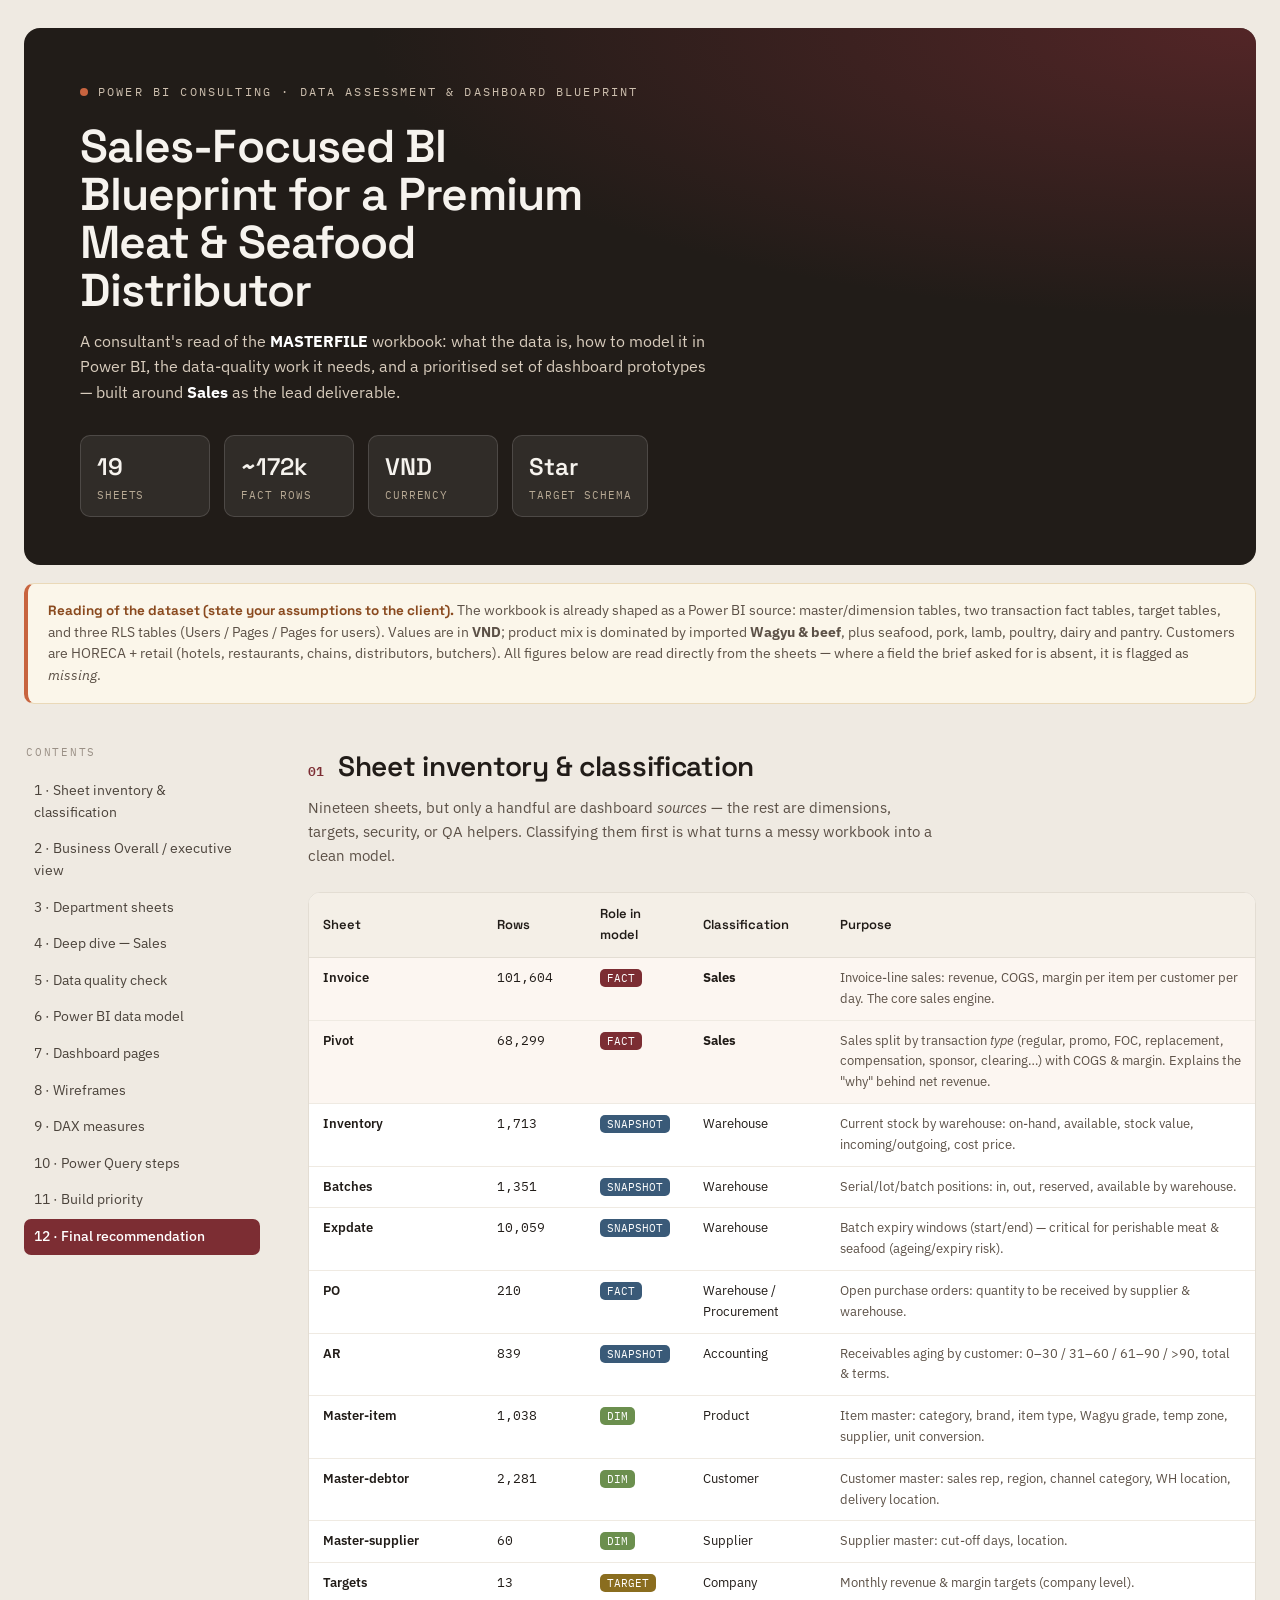
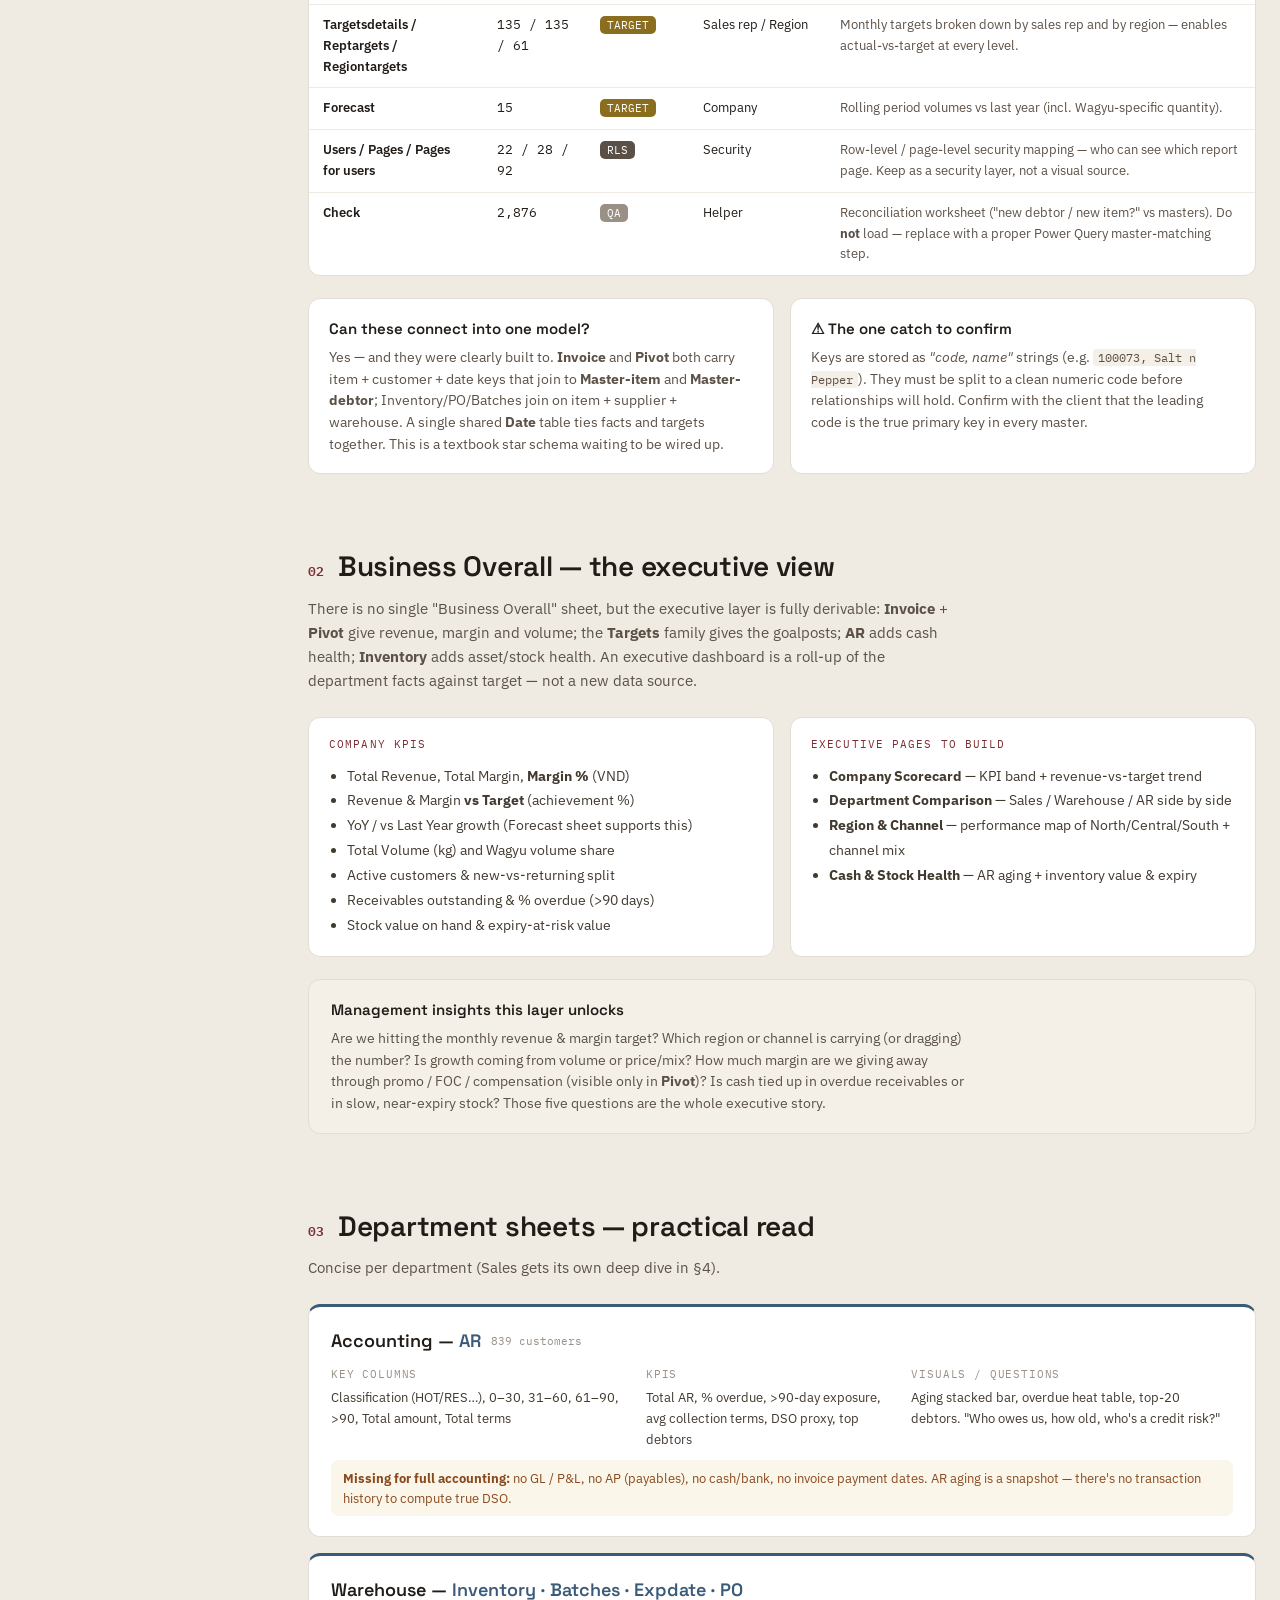
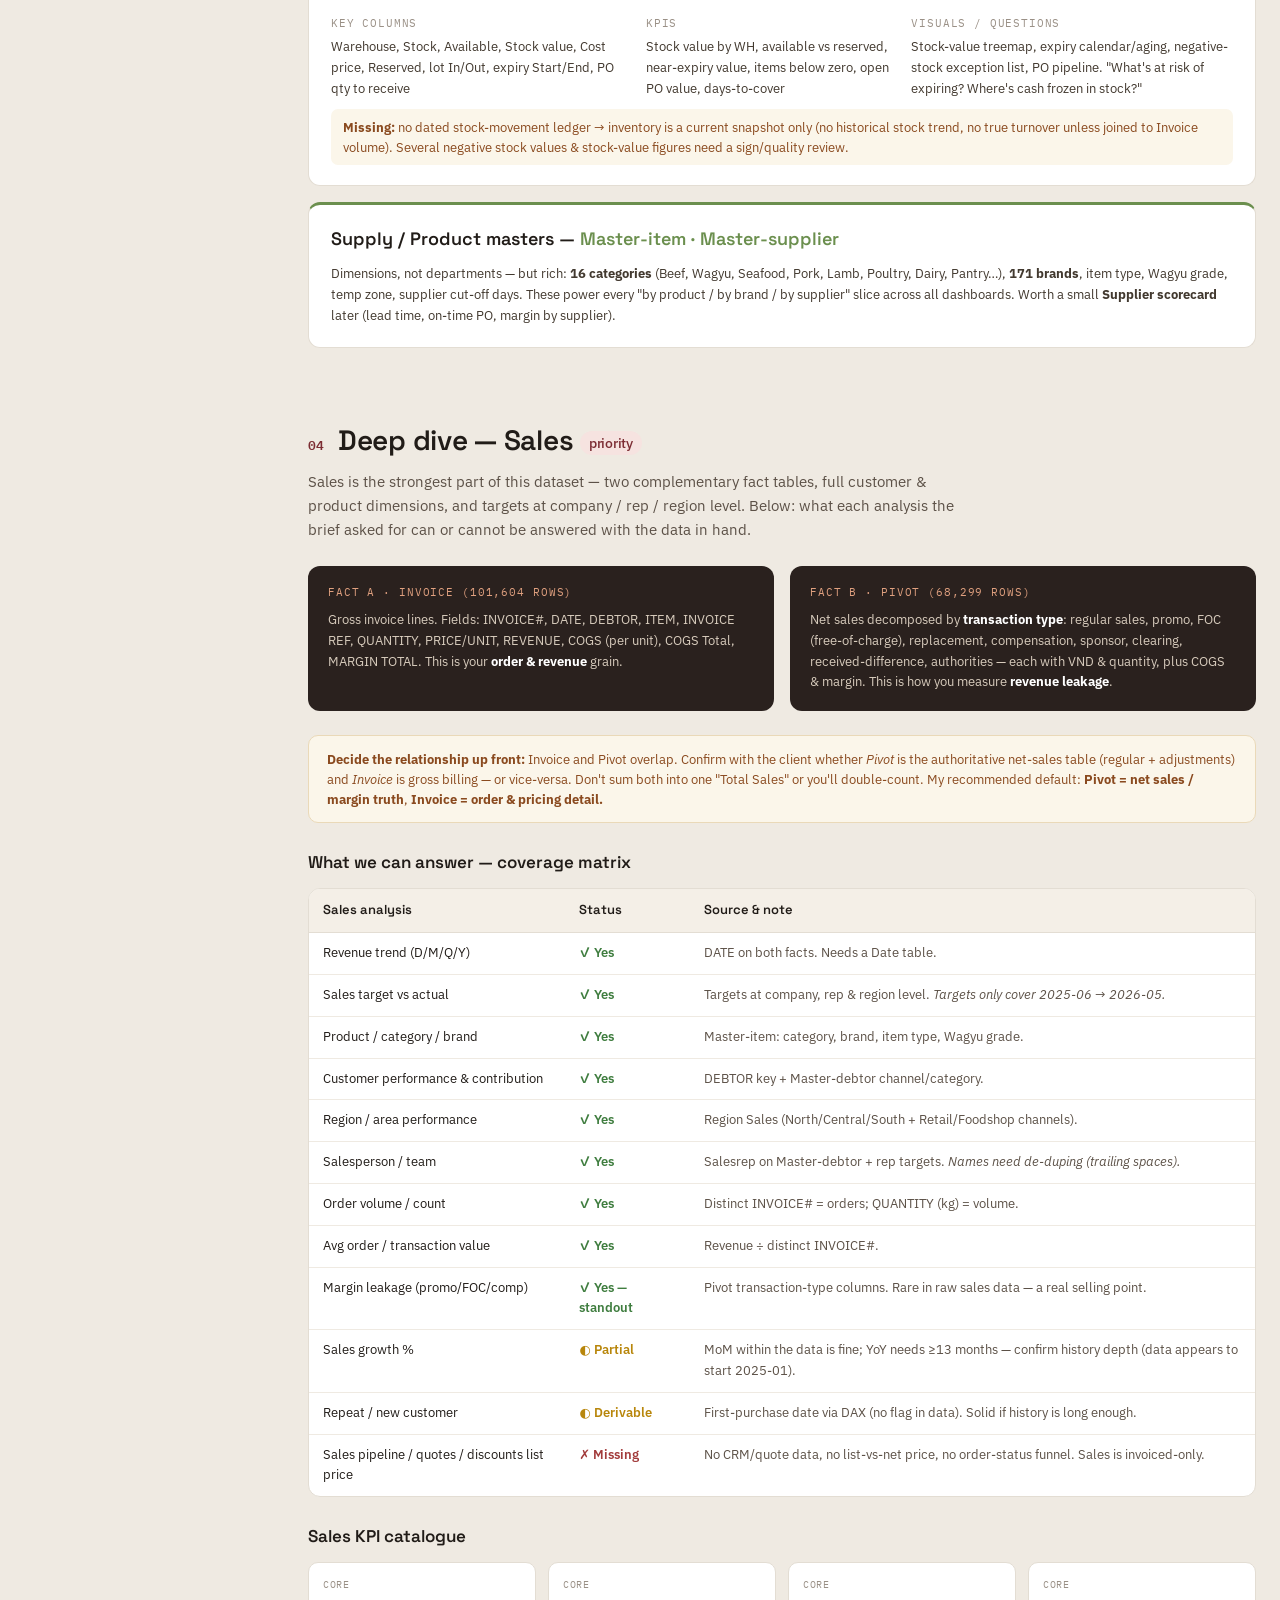
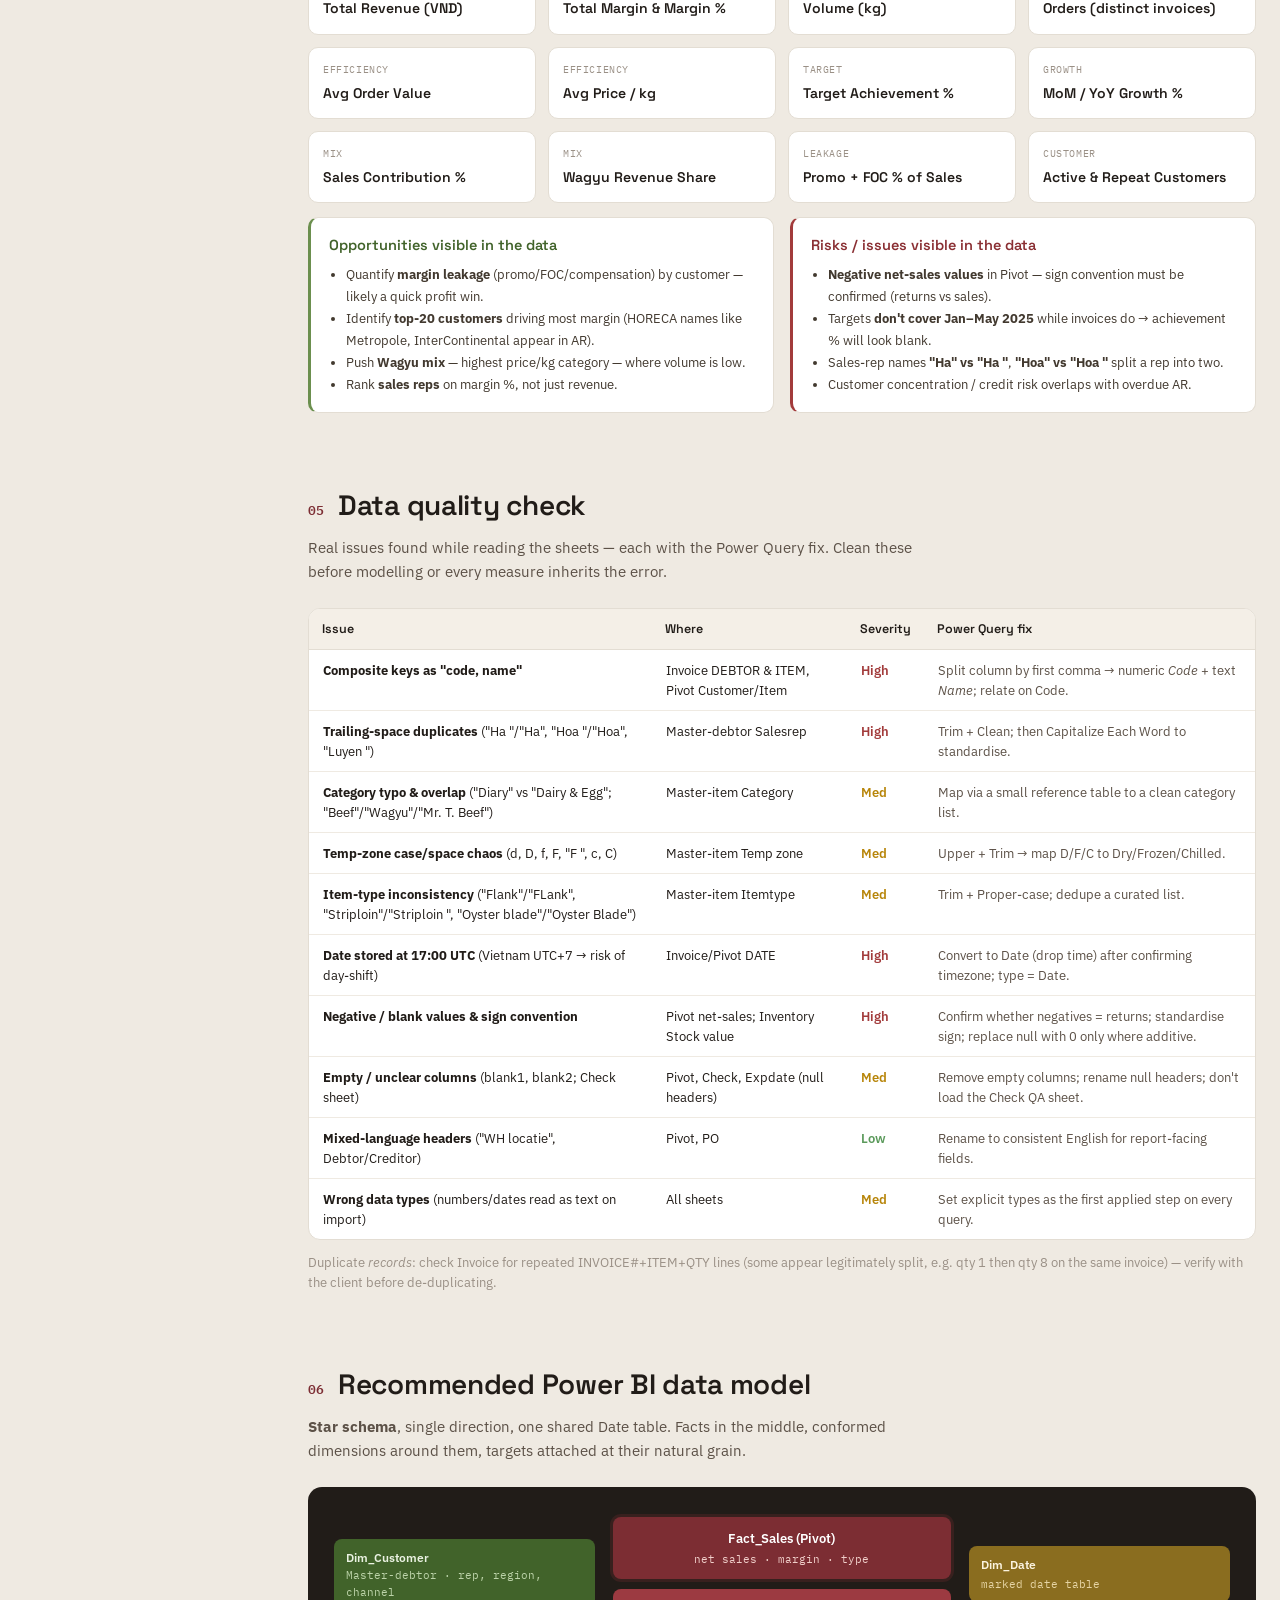
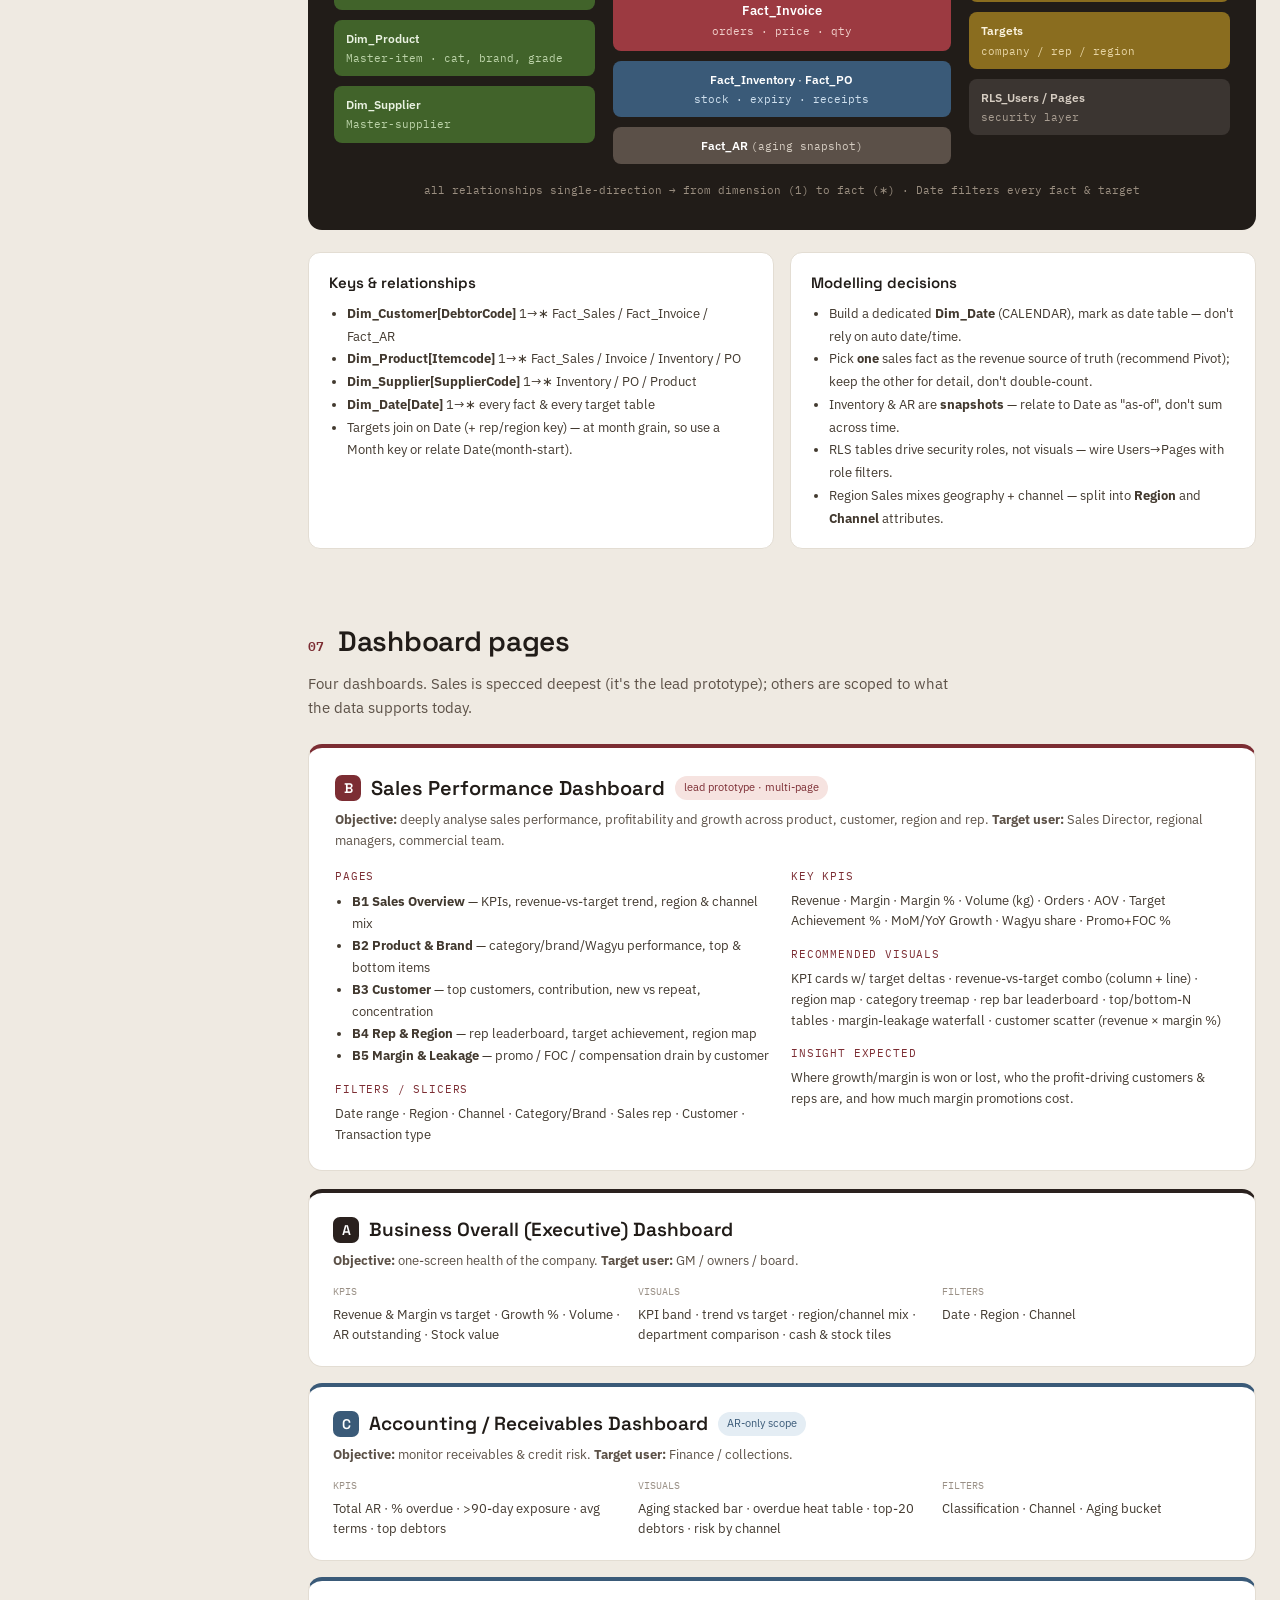
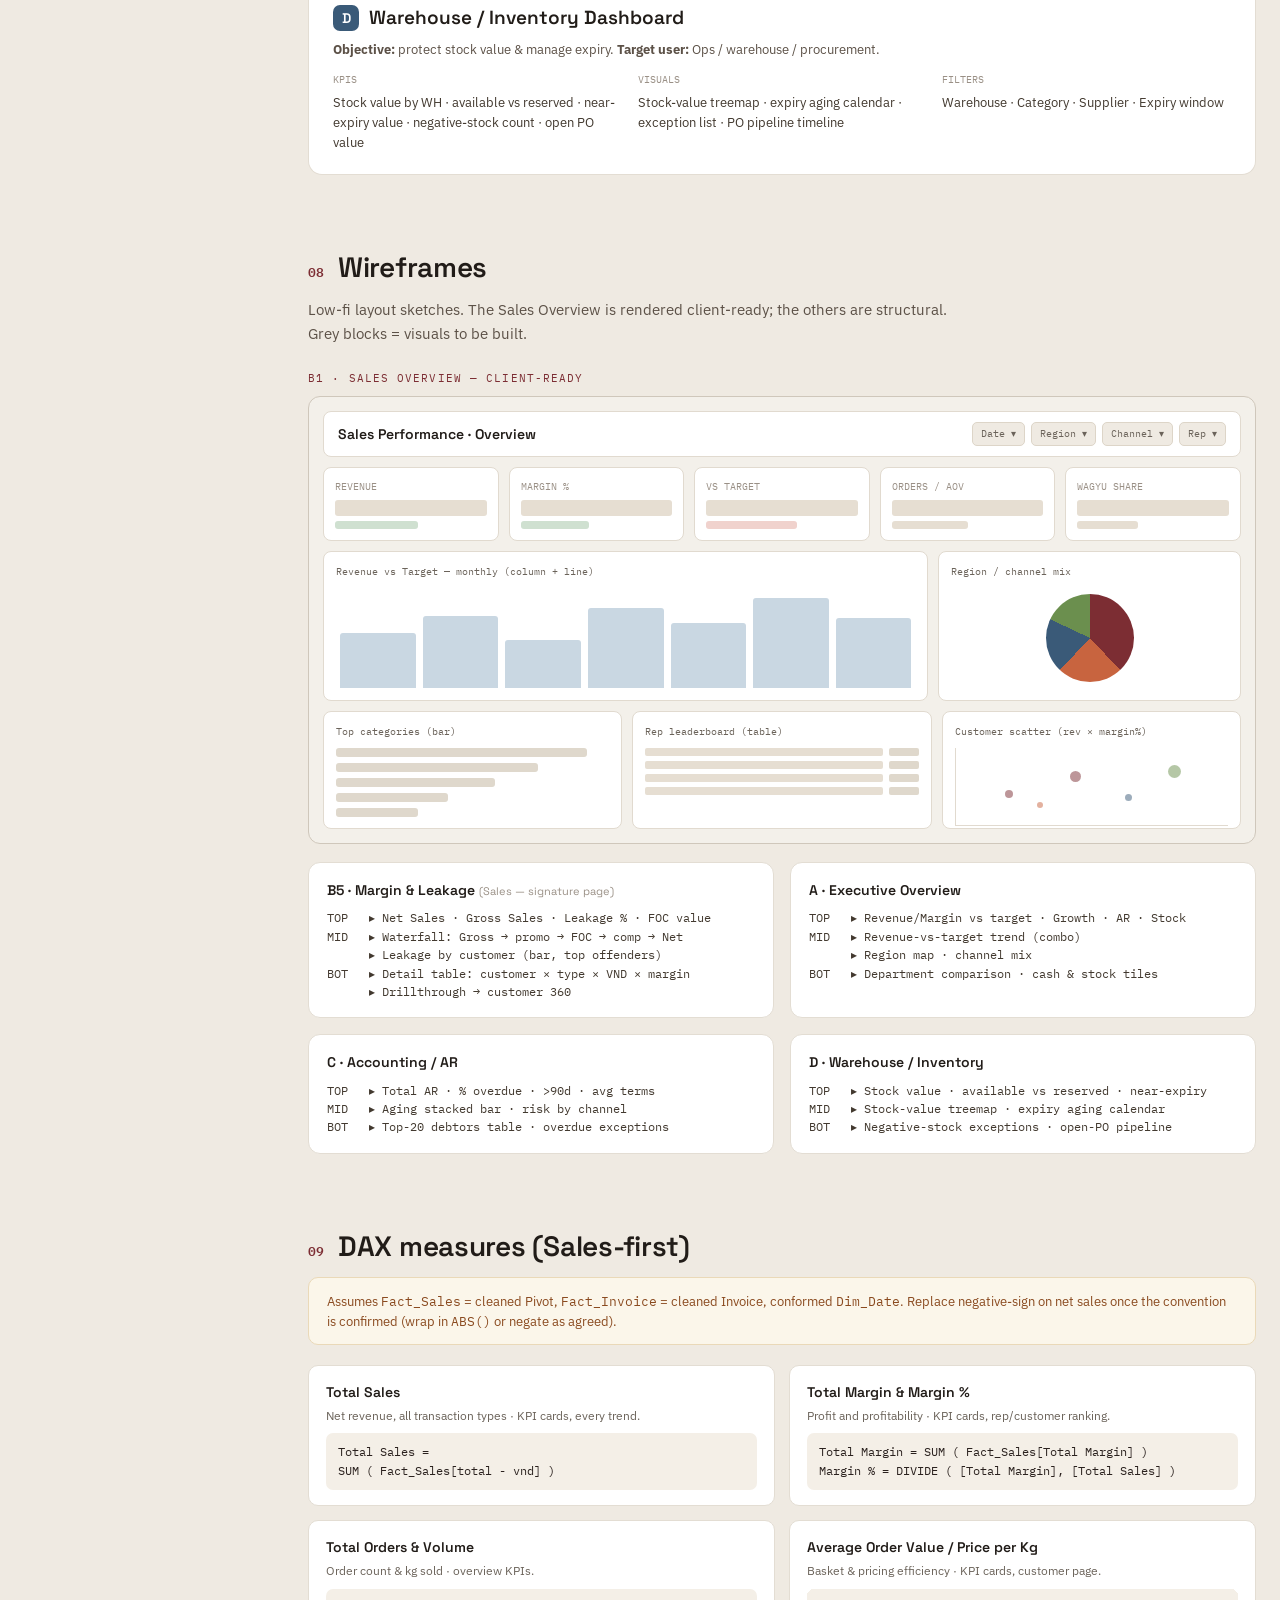
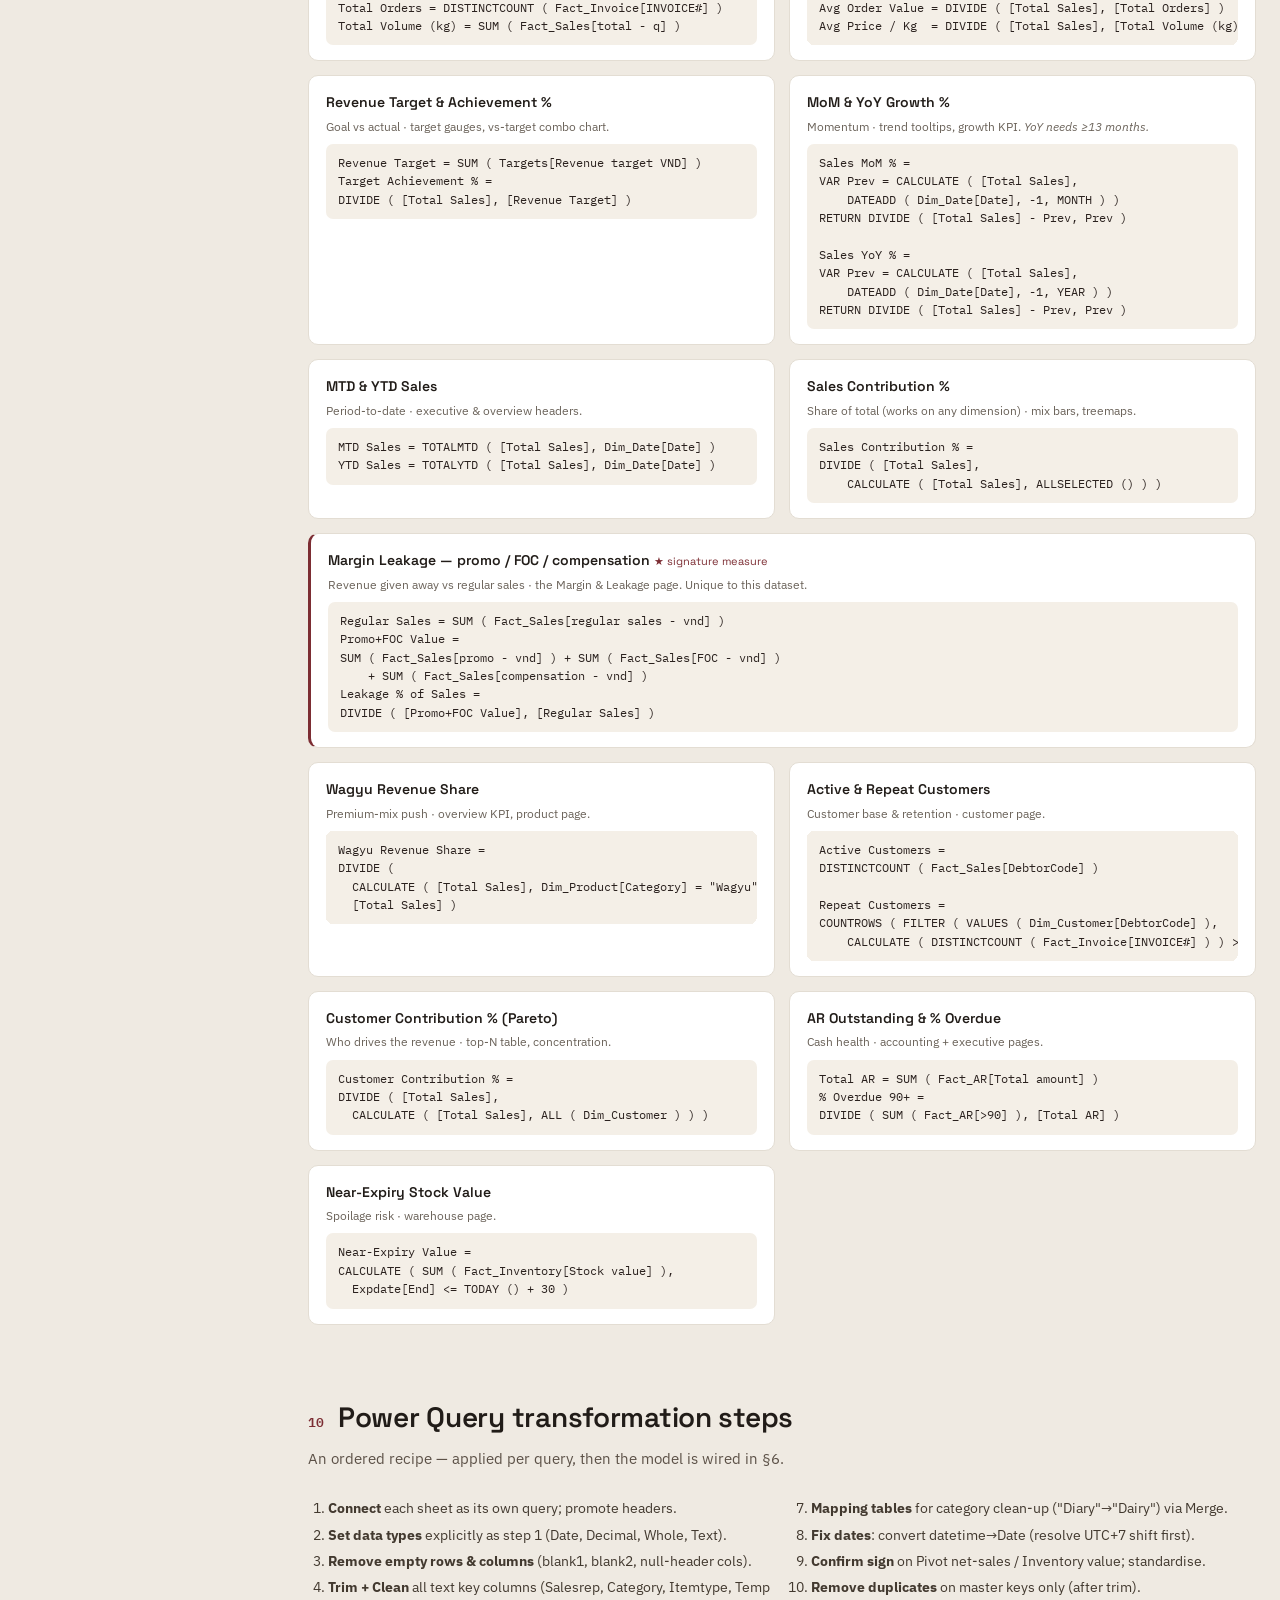
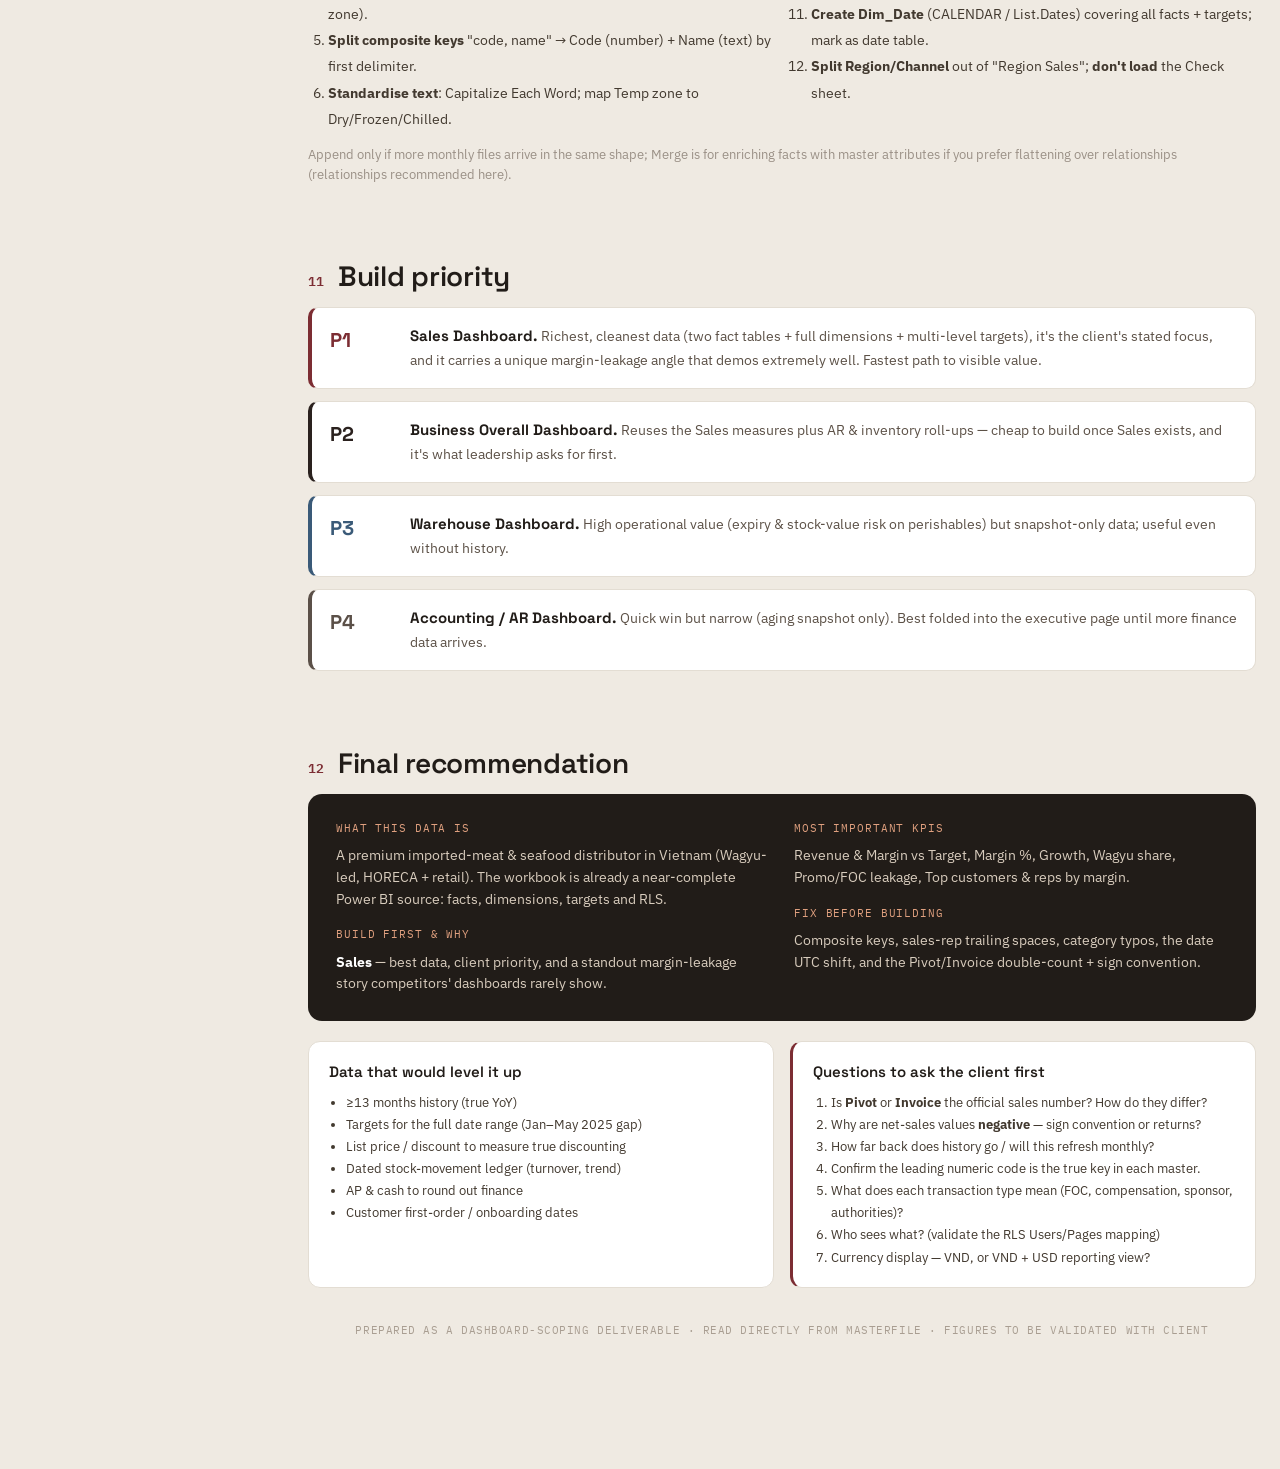
<file: index.html>
<!DOCTYPE html>
<html lang="en">
<head>
<meta charset="utf-8">
<meta name="viewport" content="width=device-width, initial-scale=1">
<title>Sales-Focused BI Blueprint · Premium Meat &amp; Seafood Distributor</title>
<meta name="description" content="A consultant's read of the MASTERFILE workbook: data assessment, Power BI data model, data-quality work, and a prioritised set of dashboard prototypes — built around Sales as the lead deliverable.">
<link rel="preconnect" href="https://fonts.googleapis.com">
<link rel="preconnect" href="https://fonts.gstatic.com" crossorigin>
<link href="https://fonts.googleapis.com/css2?family=Space+Grotesk:wght@400;500;600;700&family=IBM+Plex+Sans:ital,wght@0,400;0,500;0,600;1,400&family=IBM+Plex+Mono:wght@400;500;600&display=swap" rel="stylesheet">
<link rel="stylesheet" href="styles.css">
</head>
<body>
<div class="page">

  <!-- COVER -->
  <header class="cover">
    <div class="cover__glow"></div>
    <div class="cover__inner">
      <div class="cover__eyebrow">
        <span class="cover__dot"></span>
        Power BI Consulting · Data Assessment &amp; Dashboard Blueprint
      </div>
      <h1 class="cover__title">Sales-Focused BI Blueprint for a Premium Meat &amp; Seafood Distributor</h1>
      <p class="cover__lede">A consultant's read of the <strong>MASTERFILE</strong> workbook: what the data is, how to model it in Power BI, the data-quality work it needs, and a prioritised set of dashboard prototypes — built around <strong>Sales</strong> as the lead deliverable.</p>
      <div class="stat-row">
        <div class="stat"><div class="stat__num">19</div><div class="stat__label">sheets</div></div>
        <div class="stat"><div class="stat__num">~172k</div><div class="stat__label">fact rows</div></div>
        <div class="stat"><div class="stat__num">VND</div><div class="stat__label">currency</div></div>
        <div class="stat"><div class="stat__num">Star</div><div class="stat__label">target schema</div></div>
      </div>
    </div>
  </header>

  <!-- ASSUMPTIONS BANNER -->
  <div class="banner">
    <strong class="lead">Reading of the dataset (state your assumptions to the client).</strong>
    The workbook is already shaped as a Power BI source: master/dimension tables, two transaction fact tables, target tables, and three RLS tables (Users / Pages / Pages for users). Values are in <strong>VND</strong>; product mix is dominated by imported <strong>Wagyu &amp; beef</strong>, plus seafood, pork, lamb, poultry, dairy and pantry. Customers are HORECA + retail (hotels, restaurants, chains, distributors, butchers). All figures below are read directly from the sheets — where a field the brief asked for is absent, it is flagged as <em>missing</em>.
  </div>

  <div class="doc-grid">

    <!-- NAV -->
    <aside class="nav-col">
      <div class="nav-col__title">Contents</div>
      <nav class="nav">
        <a href="#s1">1 · Sheet inventory &amp; classification</a>
        <a href="#s2">2 · Business Overall / executive view</a>
        <a href="#s3">3 · Department sheets</a>
        <a href="#s4">4 · Deep dive — Sales</a>
        <a href="#s5">5 · Data quality check</a>
        <a href="#s6">6 · Power BI data model</a>
        <a href="#s7">7 · Dashboard pages</a>
        <a href="#s8">8 · Wireframes</a>
        <a href="#s9">9 · DAX measures</a>
        <a href="#s10">10 · Power Query steps</a>
        <a href="#s11">11 · Build priority</a>
        <a href="#s12">12 · Final recommendation</a>
      </nav>
    </aside>

    <!-- CONTENT -->
    <main>

      <!-- SECTION 1 -->
      <section id="s1" class="section">
        <div class="section-head">
          <span class="section-num">01</span>
          <h2>Sheet inventory &amp; classification</h2>
        </div>
        <p class="intro w70">Nineteen sheets, but only a handful are dashboard <em>sources</em> — the rest are dimensions, targets, security, or QA helpers. Classifying them first is what turns a messy workbook into a clean model.</p>

        <div class="table-wrap">
          <table class="tbl">
            <thead>
              <tr>
                <th>Sheet</th><th>Rows</th><th>Role in model</th><th>Classification</th><th>Purpose</th>
              </tr>
            </thead>
            <tbody>
              <tr class="row-fact">
                <td class="cell-strong">Invoice</td><td class="num">101,604</td>
                <td><span class="badge badge--fact">FACT</span></td>
                <td><strong>Sales</strong></td>
                <td class="note">Invoice-line sales: revenue, COGS, margin per item per customer per day. The core sales engine.</td>
              </tr>
              <tr class="row-fact">
                <td class="cell-strong">Pivot</td><td class="num">68,299</td>
                <td><span class="badge badge--fact">FACT</span></td>
                <td><strong>Sales</strong></td>
                <td class="note">Sales split by transaction <em>type</em> (regular, promo, FOC, replacement, compensation, sponsor, clearing…) with COGS &amp; margin. Explains the "why" behind net revenue.</td>
              </tr>
              <tr>
                <td class="cell-strong">Inventory</td><td class="num">1,713</td>
                <td><span class="badge badge--snapshot">SNAPSHOT</span></td>
                <td>Warehouse</td>
                <td class="note">Current stock by warehouse: on-hand, available, stock value, incoming/outgoing, cost price.</td>
              </tr>
              <tr>
                <td class="cell-strong">Batches</td><td class="num">1,351</td>
                <td><span class="badge badge--snapshot">SNAPSHOT</span></td>
                <td>Warehouse</td>
                <td class="note">Serial/lot/batch positions: in, out, reserved, available by warehouse.</td>
              </tr>
              <tr>
                <td class="cell-strong">Expdate</td><td class="num">10,059</td>
                <td><span class="badge badge--snapshot">SNAPSHOT</span></td>
                <td>Warehouse</td>
                <td class="note">Batch expiry windows (start/end) — critical for perishable meat &amp; seafood (ageing/expiry risk).</td>
              </tr>
              <tr>
                <td class="cell-strong">PO</td><td class="num">210</td>
                <td><span class="badge badge--snapshot">FACT</span></td>
                <td>Warehouse / Procurement</td>
                <td class="note">Open purchase orders: quantity to be received by supplier &amp; warehouse.</td>
              </tr>
              <tr>
                <td class="cell-strong">AR</td><td class="num">839</td>
                <td><span class="badge badge--snapshot">SNAPSHOT</span></td>
                <td>Accounting</td>
                <td class="note">Receivables aging by customer: 0–30 / 31–60 / 61–90 / &gt;90, total &amp; terms.</td>
              </tr>
              <tr>
                <td class="cell-strong">Master-item</td><td class="num">1,038</td>
                <td><span class="badge badge--dim">DIM</span></td>
                <td>Product</td>
                <td class="note">Item master: category, brand, item type, Wagyu grade, temp zone, supplier, unit conversion.</td>
              </tr>
              <tr>
                <td class="cell-strong">Master-debtor</td><td class="num">2,281</td>
                <td><span class="badge badge--dim">DIM</span></td>
                <td>Customer</td>
                <td class="note">Customer master: sales rep, region, channel category, WH location, delivery location.</td>
              </tr>
              <tr>
                <td class="cell-strong">Master-supplier</td><td class="num">60</td>
                <td><span class="badge badge--dim">DIM</span></td>
                <td>Supplier</td>
                <td class="note">Supplier master: cut-off days, location.</td>
              </tr>
              <tr>
                <td class="cell-strong">Targets</td><td class="num">13</td>
                <td><span class="badge badge--target">TARGET</span></td>
                <td>Company</td>
                <td class="note">Monthly revenue &amp; margin targets (company level).</td>
              </tr>
              <tr>
                <td class="cell-strong">Targetsdetails / Reptargets / Regiontargets</td><td class="num">135 / 135 / 61</td>
                <td><span class="badge badge--target">TARGET</span></td>
                <td>Sales rep / Region</td>
                <td class="note">Monthly targets broken down by sales rep and by region — enables actual-vs-target at every level.</td>
              </tr>
              <tr>
                <td class="cell-strong">Forecast</td><td class="num">15</td>
                <td><span class="badge badge--target">TARGET</span></td>
                <td>Company</td>
                <td class="note">Rolling period volumes vs last year (incl. Wagyu-specific quantity).</td>
              </tr>
              <tr>
                <td class="cell-strong">Users / Pages / Pages for users</td><td class="num">22 / 28 / 92</td>
                <td><span class="badge badge--rls">RLS</span></td>
                <td>Security</td>
                <td class="note">Row-level / page-level security mapping — who can see which report page. Keep as a security layer, not a visual source.</td>
              </tr>
              <tr>
                <td class="cell-strong">Check</td><td class="num">2,876</td>
                <td><span class="badge badge--qa">QA</span></td>
                <td>Helper</td>
                <td class="note">Reconciliation worksheet ("new debtor / new item?" vs masters). Do <strong>not</strong> load — replace with a proper Power Query master-matching step.</td>
              </tr>
            </tbody>
          </table>
        </div>

        <div class="grid-2 grid-2--mt">
          <div class="card">
            <div class="card__title">Can these connect into one model?</div>
            <p>Yes — and they were clearly built to. <strong>Invoice</strong> and <strong>Pivot</strong> both carry item + customer + date keys that join to <strong>Master-item</strong> and <strong>Master-debtor</strong>; Inventory/PO/Batches join on item + supplier + warehouse. A single shared <strong>Date</strong> table ties facts and targets together. This is a textbook star schema waiting to be wired up.</p>
          </div>
          <div class="card">
            <div class="card__title">⚠ The one catch to confirm</div>
            <p>Keys are stored as <em>"code, name"</em> strings (e.g. <code class="code-chip">100073, Salt n Pepper</code>). They must be split to a clean numeric code before relationships will hold. Confirm with the client that the leading code is the true primary key in every master.</p>
          </div>
        </div>
      </section>

      <!-- SECTION 2 -->
      <section id="s2" class="section">
        <div class="section-head">
          <span class="section-num">02</span>
          <h2>Business Overall — the executive view</h2>
        </div>
        <p class="intro">There is no single "Business Overall" sheet, but the executive layer is fully derivable: <strong>Invoice</strong> + <strong>Pivot</strong> give revenue, margin and volume; the <strong>Targets</strong> family gives the goalposts; <strong>AR</strong> adds cash health; <strong>Inventory</strong> adds asset/stock health. An executive dashboard is a roll-up of the department facts against target — not a new data source.</p>

        <div class="grid-2" style="margin-bottom:22px">
          <div class="card">
            <div class="label-mono">Company KPIs</div>
            <ul class="list-kpi">
              <li>Total Revenue, Total Margin, <strong>Margin %</strong> (VND)</li>
              <li>Revenue &amp; Margin <strong>vs Target</strong> (achievement %)</li>
              <li>YoY / vs Last Year growth (Forecast sheet supports this)</li>
              <li>Total Volume (kg) and Wagyu volume share</li>
              <li>Active customers &amp; new-vs-returning split</li>
              <li>Receivables outstanding &amp; % overdue (&gt;90 days)</li>
              <li>Stock value on hand &amp; expiry-at-risk value</li>
            </ul>
          </div>
          <div class="card">
            <div class="label-mono">Executive pages to build</div>
            <ul class="list-kpi">
              <li><strong>Company Scorecard</strong> — KPI band + revenue-vs-target trend</li>
              <li><strong>Department Comparison</strong> — Sales / Warehouse / AR side by side</li>
              <li><strong>Region &amp; Channel</strong> — performance map of North/Central/South + channel mix</li>
              <li><strong>Cash &amp; Stock Health</strong> — AR aging + inventory value &amp; expiry</li>
            </ul>
          </div>
        </div>

        <div class="callout">
          <div class="callout__title">Management insights this layer unlocks</div>
          <p>Are we hitting the monthly revenue &amp; margin target? Which region or channel is carrying (or dragging) the number? Is growth coming from volume or price/mix? How much margin are we giving away through promo / FOC / compensation (visible only in <strong>Pivot</strong>)? Is cash tied up in overdue receivables or in slow, near-expiry stock? Those five questions are the whole executive story.</p>
        </div>
      </section>

      <!-- SECTION 3 -->
      <section id="s3" class="section">
        <div class="section-head">
          <span class="section-num">03</span>
          <h2>Department sheets — practical read</h2>
        </div>
        <p class="intro">Concise per department (Sales gets its own deep dive in §4).</p>

        <div class="stack">

          <!-- Accounting -->
          <div class="dept">
            <div class="dept__head">
              <h3>Accounting — <span class="accent-blue">AR</span></h3>
              <span class="dept__count">839 customers</span>
            </div>
            <div class="dept__cols">
              <div><div class="col-label">Key columns</div><span>Classification (HOT/RES…), 0–30, 31–60, 61–90, &gt;90, Total amount, Total terms</span></div>
              <div><div class="col-label">KPIs</div><span>Total AR, % overdue, &gt;90-day exposure, avg collection terms, DSO proxy, top debtors</span></div>
              <div><div class="col-label">Visuals / questions</div><span>Aging stacked bar, overdue heat table, top-20 debtors. "Who owes us, how old, who's a credit risk?"</span></div>
            </div>
            <div class="dept__missing"><strong>Missing for full accounting:</strong> no GL / P&amp;L, no AP (payables), no cash/bank, no invoice payment dates. AR aging is a snapshot — there's no transaction history to compute true DSO.</div>
          </div>

          <!-- Warehouse -->
          <div class="dept">
            <div class="dept__head">
              <h3>Warehouse — <span class="accent-blue">Inventory · Batches · Expdate · PO</span></h3>
            </div>
            <div class="dept__cols">
              <div><div class="col-label">Key columns</div><span>Warehouse, Stock, Available, Stock value, Cost price, Reserved, lot In/Out, expiry Start/End, PO qty to receive</span></div>
              <div><div class="col-label">KPIs</div><span>Stock value by WH, available vs reserved, near-expiry value, items below zero, open PO value, days-to-cover</span></div>
              <div><div class="col-label">Visuals / questions</div><span>Stock-value treemap, expiry calendar/aging, negative-stock exception list, PO pipeline. "What's at risk of expiring? Where's cash frozen in stock?"</span></div>
            </div>
            <div class="dept__missing"><strong>Missing:</strong> no dated stock-movement ledger → inventory is a current snapshot only (no historical stock trend, no true turnover unless joined to Invoice volume). Several negative stock values &amp; stock-value figures need a sign/quality review.</div>
          </div>

          <!-- Procurement / supplier -->
          <div class="dept dept--product">
            <div class="dept__head">
              <h3>Supply / Product masters — <span class="accent-green">Master-item · Master-supplier</span></h3>
            </div>
            <div class="dept__body">Dimensions, not departments — but rich: <strong>16 categories</strong> (Beef, Wagyu, Seafood, Pork, Lamb, Poultry, Dairy, Pantry…), <strong>171 brands</strong>, item type, Wagyu grade, temp zone, supplier cut-off days. These power every "by product / by brand / by supplier" slice across all dashboards. Worth a small <strong>Supplier scorecard</strong> later (lead time, on-time PO, margin by supplier).</div>
          </div>

        </div>
      </section>

      <!-- SECTION 4 — SALES DEEP DIVE -->
      <section id="s4" class="section">
        <div class="section-head">
          <span class="section-num">04</span>
          <h2>Deep dive — Sales <span class="pill-priority">priority</span></h2>
        </div>
        <p class="intro w74">Sales is the strongest part of this dataset — two complementary fact tables, full customer &amp; product dimensions, and targets at company / rep / region level. Below: what each analysis the brief asked for can or cannot be answered with the data in hand.</p>

        <!-- two fact tables explainer -->
        <div class="grid-2 fact-grid" style="margin-bottom:24px">
          <div class="fact-card">
            <div class="fact-card__label">Fact A · Invoice (101,604 rows)</div>
            <p>Gross invoice lines. Fields: INVOICE#, DATE, DEBTOR, ITEM, INVOICE REF, QUANTITY, PRICE/UNIT, REVENUE, COGS (per unit), COGS Total, MARGIN TOTAL. This is your <strong>order &amp; revenue</strong> grain.</p>
          </div>
          <div class="fact-card">
            <div class="fact-card__label">Fact B · Pivot (68,299 rows)</div>
            <p>Net sales decomposed by <strong>transaction type</strong>: regular sales, promo, FOC (free-of-charge), replacement, compensation, sponsor, clearing, received-difference, authorities — each with VND &amp; quantity, plus COGS &amp; margin. This is how you measure <strong>revenue leakage</strong>.</p>
          </div>
        </div>
        <div class="note-warm mb">
          <strong>Decide the relationship up front:</strong> Invoice and Pivot overlap. Confirm with the client whether <em>Pivot</em> is the authoritative net-sales table (regular + adjustments) and <em>Invoice</em> is gross billing — or vice-versa. Don't sum both into one "Total Sales" or you'll double-count. My recommended default: <strong>Pivot = net sales / margin truth</strong>, <strong>Invoice = order &amp; pricing detail.</strong>
        </div>

        <!-- coverage matrix -->
        <h3 class="sub">What we can answer — coverage matrix</h3>
        <div class="table-wrap" style="margin-bottom:26px">
          <table class="tbl tbl--narrow">
            <thead><tr>
              <th>Sales analysis</th><th>Status</th><th>Source &amp; note</th>
            </tr></thead>
            <tbody>
              <tr><td>Revenue trend (D/M/Q/Y)</td><td><span class="status-yes">✓ Yes</span></td><td class="note">DATE on both facts. Needs a Date table.</td></tr>
              <tr><td>Sales target vs actual</td><td><span class="status-yes">✓ Yes</span></td><td class="note">Targets at company, rep &amp; region level. <em>Targets only cover 2025-06 → 2026-05.</em></td></tr>
              <tr><td>Product / category / brand</td><td><span class="status-yes">✓ Yes</span></td><td class="note">Master-item: category, brand, item type, Wagyu grade.</td></tr>
              <tr><td>Customer performance &amp; contribution</td><td><span class="status-yes">✓ Yes</span></td><td class="note">DEBTOR key + Master-debtor channel/category.</td></tr>
              <tr><td>Region / area performance</td><td><span class="status-yes">✓ Yes</span></td><td class="note">Region Sales (North/Central/South + Retail/Foodshop channels).</td></tr>
              <tr><td>Salesperson / team</td><td><span class="status-yes">✓ Yes</span></td><td class="note">Salesrep on Master-debtor + rep targets. <em>Names need de-duping (trailing spaces).</em></td></tr>
              <tr><td>Order volume / count</td><td><span class="status-yes">✓ Yes</span></td><td class="note">Distinct INVOICE# = orders; QUANTITY (kg) = volume.</td></tr>
              <tr><td>Avg order / transaction value</td><td><span class="status-yes">✓ Yes</span></td><td class="note">Revenue ÷ distinct INVOICE#.</td></tr>
              <tr><td>Margin leakage (promo/FOC/comp)</td><td><span class="status-yes">✓ Yes — standout</span></td><td class="note">Pivot transaction-type columns. Rare in raw sales data — a real selling point.</td></tr>
              <tr><td>Sales growth %</td><td><span class="status-partial">◐ Partial</span></td><td class="note">MoM within the data is fine; YoY needs ≥13 months — confirm history depth (data appears to start 2025-01).</td></tr>
              <tr><td>Repeat / new customer</td><td><span class="status-partial">◐ Derivable</span></td><td class="note">First-purchase date via DAX (no flag in data). Solid if history is long enough.</td></tr>
              <tr><td>Sales pipeline / quotes / discounts list price</td><td><span class="status-missing">✗ Missing</span></td><td class="note">No CRM/quote data, no list-vs-net price, no order-status funnel. Sales is invoiced-only.</td></tr>
            </tbody>
          </table>
        </div>

        <!-- Sales KPI catalogue -->
        <h3 class="sub">Sales KPI catalogue</h3>
        <div class="kpi-grid">
          <div class="kpi"><div class="kpi__tag">core</div><div class="kpi__name">Total Revenue (VND)</div></div>
          <div class="kpi"><div class="kpi__tag">core</div><div class="kpi__name">Total Margin &amp; Margin %</div></div>
          <div class="kpi"><div class="kpi__tag">core</div><div class="kpi__name">Volume (kg)</div></div>
          <div class="kpi"><div class="kpi__tag">core</div><div class="kpi__name">Orders (distinct invoices)</div></div>
          <div class="kpi"><div class="kpi__tag">efficiency</div><div class="kpi__name">Avg Order Value</div></div>
          <div class="kpi"><div class="kpi__tag">efficiency</div><div class="kpi__name">Avg Price / kg</div></div>
          <div class="kpi"><div class="kpi__tag">target</div><div class="kpi__name">Target Achievement %</div></div>
          <div class="kpi"><div class="kpi__tag">growth</div><div class="kpi__name">MoM / YoY Growth %</div></div>
          <div class="kpi"><div class="kpi__tag">mix</div><div class="kpi__name">Sales Contribution %</div></div>
          <div class="kpi"><div class="kpi__tag">mix</div><div class="kpi__name">Wagyu Revenue Share</div></div>
          <div class="kpi"><div class="kpi__tag">leakage</div><div class="kpi__name">Promo + FOC % of Sales</div></div>
          <div class="kpi"><div class="kpi__tag">customer</div><div class="kpi__name">Active &amp; Repeat Customers</div></div>
        </div>

        <!-- opportunities -->
        <div class="grid-2" style="margin-top:10px">
          <div class="split split--good">
            <div class="split__title">Opportunities visible in the data</div>
            <ul>
              <li>Quantify <strong>margin leakage</strong> (promo/FOC/compensation) by customer — likely a quick profit win.</li>
              <li>Identify <strong>top-20 customers</strong> driving most margin (HORECA names like Metropole, InterContinental appear in AR).</li>
              <li>Push <strong>Wagyu mix</strong> — highest price/kg category — where volume is low.</li>
              <li>Rank <strong>sales reps</strong> on margin %, not just revenue.</li>
            </ul>
          </div>
          <div class="split split--risk">
            <div class="split__title">Risks / issues visible in the data</div>
            <ul>
              <li><strong>Negative net-sales values</strong> in Pivot — sign convention must be confirmed (returns vs sales).</li>
              <li>Targets <strong>don't cover Jan–May 2025</strong> while invoices do → achievement % will look blank.</li>
              <li>Sales-rep names <strong>"Ha" vs "Ha "</strong>, <strong>"Hoa" vs "Hoa "</strong> split a rep into two.</li>
              <li>Customer concentration / credit risk overlaps with overdue AR.</li>
            </ul>
          </div>
        </div>
      </section>

      <!-- SECTION 5 -->
      <section id="s5" class="section">
        <div class="section-head">
          <span class="section-num">05</span>
          <h2>Data quality check</h2>
        </div>
        <p class="intro">Real issues found while reading the sheets — each with the Power Query fix. Clean these before modelling or every measure inherits the error.</p>

        <div class="table-wrap">
          <table class="tbl tbl--md">
            <thead><tr>
              <th>Issue</th><th>Where</th><th>Severity</th><th>Power Query fix</th>
            </tr></thead>
            <tbody>
              <tr><td><strong>Composite keys as "code, name"</strong></td><td>Invoice DEBTOR &amp; ITEM, Pivot Customer/Item</td><td><span class="sev-high">High</span></td><td class="note">Split column by first comma → numeric <em>Code</em> + text <em>Name</em>; relate on Code.</td></tr>
              <tr><td><strong>Trailing-space duplicates</strong> ("Ha "/"Ha", "Hoa "/"Hoa", "Luyen ")</td><td>Master-debtor Salesrep</td><td><span class="sev-high">High</span></td><td class="note">Trim + Clean; then Capitalize Each Word to standardise.</td></tr>
              <tr><td><strong>Category typo &amp; overlap</strong> ("Diary" vs "Dairy &amp; Egg"; "Beef"/"Wagyu"/"Mr. T. Beef")</td><td>Master-item Category</td><td><span class="sev-med">Med</span></td><td class="note">Map via a small reference table to a clean category list.</td></tr>
              <tr><td><strong>Temp-zone case/space chaos</strong> (d, D, f, F, "F ", c, C)</td><td>Master-item Temp zone</td><td><span class="sev-med">Med</span></td><td class="note">Upper + Trim → map D/F/C to Dry/Frozen/Chilled.</td></tr>
              <tr><td><strong>Item-type inconsistency</strong> ("Flank"/"FLank", "Striploin"/"Striploin ", "Oyster blade"/"Oyster Blade")</td><td>Master-item Itemtype</td><td><span class="sev-med">Med</span></td><td class="note">Trim + Proper-case; dedupe a curated list.</td></tr>
              <tr><td><strong>Date stored at 17:00 UTC</strong> (Vietnam UTC+7 → risk of day-shift)</td><td>Invoice/Pivot DATE</td><td><span class="sev-high">High</span></td><td class="note">Convert to Date (drop time) after confirming timezone; type = Date.</td></tr>
              <tr><td><strong>Negative / blank values &amp; sign convention</strong></td><td>Pivot net-sales; Inventory Stock value</td><td><span class="sev-high">High</span></td><td class="note">Confirm whether negatives = returns; standardise sign; replace null with 0 only where additive.</td></tr>
              <tr><td><strong>Empty / unclear columns</strong> (blank1, blank2; Check sheet)</td><td>Pivot, Check, Expdate (null headers)</td><td><span class="sev-med">Med</span></td><td class="note">Remove empty columns; rename null headers; don't load the Check QA sheet.</td></tr>
              <tr><td><strong>Mixed-language headers</strong> ("WH locatie", Debtor/Creditor)</td><td>Pivot, PO</td><td><span class="sev-low">Low</span></td><td class="note">Rename to consistent English for report-facing fields.</td></tr>
              <tr><td><strong>Wrong data types</strong> (numbers/dates read as text on import)</td><td>All sheets</td><td><span class="sev-med">Med</span></td><td class="note">Set explicit types as the first applied step on every query.</td></tr>
            </tbody>
          </table>
        </div>
        <p class="foot-note">Duplicate <em>records</em>: check Invoice for repeated INVOICE#+ITEM+QTY lines (some appear legitimately split, e.g. qty 1 then qty 8 on the same invoice) — verify with the client before de-duplicating.</p>
      </section>

      <!-- SECTION 6 -->
      <section id="s6" class="section">
        <div class="section-head">
          <span class="section-num">06</span>
          <h2>Recommended Power BI data model</h2>
        </div>
        <p class="intro"><strong>Star schema</strong>, single direction, one shared Date table. Facts in the middle, conformed dimensions around them, targets attached at their natural grain.</p>

        <!-- schema diagram -->
        <div class="schema">
          <div class="schema__grid">
            <!-- left dims -->
            <div class="schema__col">
              <div class="node node--dim"><strong>Dim_Customer</strong><br><span>Master-debtor · rep, region, channel</span></div>
              <div class="node node--dim"><strong>Dim_Product</strong><br><span>Master-item · cat, brand, grade</span></div>
              <div class="node node--dim"><strong>Dim_Supplier</strong><br><span>Master-supplier</span></div>
            </div>
            <!-- center facts -->
            <div class="schema__col schema__col--center">
              <div class="node node--fact node--sales"><strong>Fact_Sales (Pivot)</strong><br><span>net sales · margin · type</span></div>
              <div class="node node--fact node--invoice"><strong>Fact_Invoice</strong><br><span>orders · price · qty</span></div>
              <div class="node node--fact node--ops"><strong>Fact_Inventory</strong> · <strong>Fact_PO</strong><br><span>stock · expiry · receipts</span></div>
              <div class="node node--fact node--ar"><strong>Fact_AR</strong> <span>(aging snapshot)</span></div>
            </div>
            <!-- right -->
            <div class="schema__col">
              <div class="node node--date"><strong>Dim_Date</strong><br><span>marked date table</span></div>
              <div class="node node--date"><strong>Targets</strong><br><span>company / rep / region</span></div>
              <div class="node node--rls"><strong>RLS_Users / Pages</strong><br><span>security layer</span></div>
            </div>
          </div>
          <div class="schema__caption">all relationships single-direction → from dimension (1) to fact (∗) · Date filters every fact &amp; target</div>
        </div>

        <div class="grid-2">
          <div class="card">
            <div class="card__title" style="margin-bottom:8px">Keys &amp; relationships</div>
            <ul class="list-kpi" style="font-size:13px;line-height:1.75">
              <li><strong>Dim_Customer[DebtorCode]</strong> 1→∗ Fact_Sales / Fact_Invoice / Fact_AR</li>
              <li><strong>Dim_Product[Itemcode]</strong> 1→∗ Fact_Sales / Invoice / Inventory / PO</li>
              <li><strong>Dim_Supplier[SupplierCode]</strong> 1→∗ Inventory / PO / Product</li>
              <li><strong>Dim_Date[Date]</strong> 1→∗ every fact &amp; every target table</li>
              <li>Targets join on Date (+ rep/region key) — at month grain, so use a Month key or relate Date(month-start).</li>
            </ul>
          </div>
          <div class="card">
            <div class="card__title" style="margin-bottom:8px">Modelling decisions</div>
            <ul class="list-kpi" style="font-size:13px;line-height:1.75">
              <li>Build a dedicated <strong>Dim_Date</strong> (CALENDAR), mark as date table — don't rely on auto date/time.</li>
              <li>Pick <strong>one</strong> sales fact as the revenue source of truth (recommend Pivot); keep the other for detail, don't double-count.</li>
              <li>Inventory &amp; AR are <strong>snapshots</strong> — relate to Date as "as-of", don't sum across time.</li>
              <li>RLS tables drive security roles, not visuals — wire Users→Pages with role filters.</li>
              <li>Region Sales mixes geography + channel — split into <strong>Region</strong> and <strong>Channel</strong> attributes.</li>
            </ul>
          </div>
        </div>
      </section>

      <!-- SECTION 7 -->
      <section id="s7" class="section">
        <div class="section-head">
          <span class="section-num">07</span>
          <h2>Dashboard pages</h2>
        </div>
        <p class="intro">Four dashboards. Sales is specced deepest (it's the lead prototype); others are scoped to what the data supports today.</p>

        <!-- B. SALES (lead) -->
        <div class="dash dash--lead">
          <div class="dash__head">
            <span class="dash__badge dash__badge--lead">B</span>
            <h3>Sales Performance Dashboard</h3>
            <span class="dash__tag dash__tag--lead">lead prototype · multi-page</span>
          </div>
          <p class="dash__obj"><strong>Objective:</strong> deeply analyse sales performance, profitability and growth across product, customer, region and rep. <strong>Target user:</strong> Sales Director, regional managers, commercial team.</p>
          <div class="dash__cols-2">
            <div>
              <div class="minilabel--maroon">Pages</div>
              <ul>
                <li><strong>B1 Sales Overview</strong> — KPIs, revenue-vs-target trend, region &amp; channel mix</li>
                <li><strong>B2 Product &amp; Brand</strong> — category/brand/Wagyu performance, top &amp; bottom items</li>
                <li><strong>B3 Customer</strong> — top customers, contribution, new vs repeat, concentration</li>
                <li><strong>B4 Rep &amp; Region</strong> — rep leaderboard, target achievement, region map</li>
                <li><strong>B5 Margin &amp; Leakage</strong> — promo / FOC / compensation drain by customer</li>
              </ul>
              <div class="minilabel--maroon">Filters / slicers</div>
              <p>Date range · Region · Channel · Category/Brand · Sales rep · Customer · Transaction type</p>
            </div>
            <div>
              <div class="minilabel--maroon">Key KPIs</div>
              <p>Revenue · Margin · Margin % · Volume (kg) · Orders · AOV · Target Achievement % · MoM/YoY Growth · Wagyu share · Promo+FOC %</p>
              <div class="minilabel--maroon">Recommended visuals</div>
              <p>KPI cards w/ target deltas · revenue-vs-target combo (column + line) · region map · category treemap · rep bar leaderboard · top/bottom-N tables · margin-leakage waterfall · customer scatter (revenue × margin %)</p>
              <div class="minilabel--maroon">Insight expected</div>
              <p>Where growth/margin is won or lost, who the profit-driving customers &amp; reps are, and how much margin promotions cost.</p>
            </div>
          </div>
        </div>

        <!-- A. Overall -->
        <div class="dash dash--exec">
          <div class="dash__head">
            <span class="dash__badge dash__badge--exec">A</span>
            <h3>Business Overall (Executive) Dashboard</h3>
          </div>
          <p class="dash__obj"><strong>Objective:</strong> one-screen health of the company. <strong>Target user:</strong> GM / owners / board.</p>
          <div class="dash__cols-3">
            <div><div class="minilabel">KPIs</div>Revenue &amp; Margin vs target · Growth % · Volume · AR outstanding · Stock value</div>
            <div><div class="minilabel">Visuals</div>KPI band · trend vs target · region/channel mix · department comparison · cash &amp; stock tiles</div>
            <div><div class="minilabel">Filters</div>Date · Region · Channel</div>
          </div>
        </div>

        <!-- C. Accounting -->
        <div class="dash">
          <div class="dash__head">
            <span class="dash__badge">C</span>
            <h3>Accounting / Receivables Dashboard</h3>
            <span class="dash__tag dash__tag--ar">AR-only scope</span>
          </div>
          <p class="dash__obj"><strong>Objective:</strong> monitor receivables &amp; credit risk. <strong>Target user:</strong> Finance / collections.</p>
          <div class="dash__cols-3">
            <div><div class="minilabel">KPIs</div>Total AR · % overdue · &gt;90-day exposure · avg terms · top debtors</div>
            <div><div class="minilabel">Visuals</div>Aging stacked bar · overdue heat table · top-20 debtors · risk by channel</div>
            <div><div class="minilabel">Filters</div>Classification · Channel · Aging bucket</div>
          </div>
        </div>

        <!-- D. Warehouse -->
        <div class="dash" style="margin-bottom:0">
          <div class="dash__head">
            <span class="dash__badge">D</span>
            <h3>Warehouse / Inventory Dashboard</h3>
          </div>
          <p class="dash__obj"><strong>Objective:</strong> protect stock value &amp; manage expiry. <strong>Target user:</strong> Ops / warehouse / procurement.</p>
          <div class="dash__cols-3">
            <div><div class="minilabel">KPIs</div>Stock value by WH · available vs reserved · near-expiry value · negative-stock count · open PO value</div>
            <div><div class="minilabel">Visuals</div>Stock-value treemap · expiry aging calendar · exception list · PO pipeline timeline</div>
            <div><div class="minilabel">Filters</div>Warehouse · Category · Supplier · Expiry window</div>
          </div>
        </div>
      </section>

      <!-- SECTION 8 -->
      <section id="s8" class="section">
        <div class="section-head">
          <span class="section-num">08</span>
          <h2>Wireframes</h2>
        </div>
        <p class="intro">Low-fi layout sketches. The Sales Overview is rendered client-ready; the others are structural. Grey blocks = visuals to be built.</p>

        <!-- SALES B1 WIREFRAME (client-ready) -->
        <div class="wf-label">B1 · Sales Overview — client-ready</div>
        <div class="wf">
          <!-- header bar -->
          <div class="wf__bar">
            <div class="wf__title">Sales Performance · Overview</div>
            <div class="wf__slicers">
              <span class="slicer">Date ▾</span>
              <span class="slicer">Region ▾</span>
              <span class="slicer">Channel ▾</span>
              <span class="slicer">Rep ▾</span>
            </div>
          </div>
          <!-- KPI row -->
          <div class="wf__kpis">
            <div class="wf-tile"><div class="wf-tile__label">Revenue</div><div class="bar-lg"></div><div class="bar-sm fill-green" style="width:55%"></div></div>
            <div class="wf-tile"><div class="wf-tile__label">Margin %</div><div class="bar-lg"></div><div class="bar-sm fill-green" style="width:45%"></div></div>
            <div class="wf-tile"><div class="wf-tile__label">vs Target</div><div class="bar-lg"></div><div class="bar-sm fill-pink" style="width:60%"></div></div>
            <div class="wf-tile"><div class="wf-tile__label">Orders / AOV</div><div class="bar-lg"></div><div class="bar-sm fill-grey" style="width:50%"></div></div>
            <div class="wf-tile"><div class="wf-tile__label">Wagyu share</div><div class="bar-lg"></div><div class="bar-sm fill-grey" style="width:40%"></div></div>
          </div>
          <!-- main row -->
          <div class="wf__main">
            <div class="wf-panel wf-panel--chart">
              <div class="wf-panel__label">Revenue vs Target — monthly (column + line)</div>
              <div class="wf-bars">
                <div style="height:55%"></div>
                <div style="height:72%"></div>
                <div style="height:48%"></div>
                <div style="height:80%"></div>
                <div style="height:65%"></div>
                <div style="height:90%"></div>
                <div style="height:70%"></div>
              </div>
            </div>
            <div class="wf-panel wf-panel--donut">
              <div class="wf-panel__label">Region / channel mix</div>
              <div class="donut-wrap"><div class="donut"></div></div>
            </div>
          </div>
          <!-- bottom row -->
          <div class="wf__bottom">
            <div class="wf-panel wf-panel--sm">
              <div class="wf-panel__label">Top categories (bar)</div>
              <div class="wf-hbars">
                <div style="width:92%"></div>
                <div style="width:74%"></div>
                <div style="width:58%"></div>
                <div style="width:41%"></div>
                <div style="width:30%"></div>
              </div>
            </div>
            <div class="wf-panel wf-panel--sm">
              <div class="wf-panel__label">Rep leaderboard (table)</div>
              <div class="wf-rows">
                <div class="wf-row"><div class="a"></div><div class="b"></div></div>
                <div class="wf-row"><div class="a"></div><div class="b"></div></div>
                <div class="wf-row"><div class="a"></div><div class="b"></div></div>
                <div class="wf-row"><div class="a"></div><div class="b"></div></div>
              </div>
            </div>
            <div class="wf-panel wf-panel--sm">
              <div class="wf-panel__label">Customer scatter (rev × margin%)</div>
              <div class="wf-scatter">
                <span class="dot dot--maroon" style="left:18%;top:55%;width:8px;height:8px"></span>
                <span class="dot dot--maroon" style="left:42%;top:30%;width:11px;height:11px"></span>
                <span class="dot dot--blue" style="left:62%;top:60%;width:7px;height:7px"></span>
                <span class="dot dot--green" style="left:78%;top:22%;width:13px;height:13px"></span>
                <span class="dot dot--orange" style="left:30%;top:70%;width:6px;height:6px"></span>
              </div>
            </div>
          </div>
        </div>

        <!-- text wireframes for other pages -->
        <div class="grid-2">
          <div class="wf-text">
            <div class="wf-text__title">B5 · Margin &amp; Leakage <span class="muted">(Sales — signature page)</span></div>
            <pre>TOP   ▸ Net Sales · Gross Sales · Leakage % · FOC value
MID   ▸ Waterfall: Gross → promo → FOC → comp → Net
      ▸ Leakage by customer (bar, top offenders)
BOT   ▸ Detail table: customer × type × VND × margin
      ▸ Drillthrough → customer 360</pre>
          </div>
          <div class="wf-text">
            <div class="wf-text__title">A · Executive Overview</div>
            <pre>TOP   ▸ Revenue/Margin vs target · Growth · AR · Stock
MID   ▸ Revenue-vs-target trend (combo)
      ▸ Region map · channel mix
BOT   ▸ Department comparison · cash &amp; stock tiles</pre>
          </div>
          <div class="wf-text">
            <div class="wf-text__title">C · Accounting / AR</div>
            <pre>TOP   ▸ Total AR · % overdue · &gt;90d · avg terms
MID   ▸ Aging stacked bar · risk by channel
BOT   ▸ Top-20 debtors table · overdue exceptions</pre>
          </div>
          <div class="wf-text">
            <div class="wf-text__title">D · Warehouse / Inventory</div>
            <pre>TOP   ▸ Stock value · available vs reserved · near-expiry
MID   ▸ Stock-value treemap · expiry aging calendar
BOT   ▸ Negative-stock exceptions · open-PO pipeline</pre>
          </div>
        </div>
      </section>

      <!-- SECTION 9 -->
      <section id="s9" class="section">
        <div class="section-head">
          <span class="section-num">09</span>
          <h2>DAX measures (Sales-first)</h2>
        </div>
        <div class="note-warm" style="margin-bottom:20px">
          Assumes <code>Fact_Sales</code> = cleaned Pivot, <code>Fact_Invoice</code> = cleaned Invoice, conformed <code>Dim_Date</code>. Replace negative-sign on net sales once the convention is confirmed (wrap in <code>ABS()</code> or negate as agreed).
        </div>

        <div class="dax-grid">

          <div class="dax">
            <div class="dax__title">Total Sales</div>
            <div class="dax__desc">Net revenue, all transaction types · KPI cards, every trend.</div>
            <pre>Total Sales =
SUM ( Fact_Sales[total - vnd] )</pre>
          </div>

          <div class="dax">
            <div class="dax__title">Total Margin &amp; Margin %</div>
            <div class="dax__desc">Profit and profitability · KPI cards, rep/customer ranking.</div>
            <pre>Total Margin = SUM ( Fact_Sales[Total Margin] )
Margin % = DIVIDE ( [Total Margin], [Total Sales] )</pre>
          </div>

          <div class="dax">
            <div class="dax__title">Total Orders &amp; Volume</div>
            <div class="dax__desc">Order count &amp; kg sold · overview KPIs.</div>
            <pre>Total Orders = DISTINCTCOUNT ( Fact_Invoice[INVOICE#] )
Total Volume (kg) = SUM ( Fact_Sales[total - q] )</pre>
          </div>

          <div class="dax">
            <div class="dax__title">Average Order Value / Price per Kg</div>
            <div class="dax__desc">Basket &amp; pricing efficiency · KPI cards, customer page.</div>
            <pre>Avg Order Value = DIVIDE ( [Total Sales], [Total Orders] )
Avg Price / Kg  = DIVIDE ( [Total Sales], [Total Volume (kg)] )</pre>
          </div>

          <div class="dax">
            <div class="dax__title">Revenue Target &amp; Achievement %</div>
            <div class="dax__desc">Goal vs actual · target gauges, vs-target combo chart.</div>
            <pre>Revenue Target = SUM ( Targets[Revenue target VND] )
Target Achievement % =
DIVIDE ( [Total Sales], [Revenue Target] )</pre>
          </div>

          <div class="dax">
            <div class="dax__title">MoM &amp; YoY Growth %</div>
            <div class="dax__desc">Momentum · trend tooltips, growth KPI. <em>YoY needs ≥13 months.</em></div>
            <pre>Sales MoM % =
VAR Prev = CALCULATE ( [Total Sales],
    DATEADD ( Dim_Date[Date], -1, MONTH ) )
RETURN DIVIDE ( [Total Sales] - Prev, Prev )

Sales YoY % =
VAR Prev = CALCULATE ( [Total Sales],
    DATEADD ( Dim_Date[Date], -1, YEAR ) )
RETURN DIVIDE ( [Total Sales] - Prev, Prev )</pre>
          </div>

          <div class="dax">
            <div class="dax__title">MTD &amp; YTD Sales</div>
            <div class="dax__desc">Period-to-date · executive &amp; overview headers.</div>
            <pre>MTD Sales = TOTALMTD ( [Total Sales], Dim_Date[Date] )
YTD Sales = TOTALYTD ( [Total Sales], Dim_Date[Date] )</pre>
          </div>

          <div class="dax">
            <div class="dax__title">Sales Contribution %</div>
            <div class="dax__desc">Share of total (works on any dimension) · mix bars, treemaps.</div>
            <pre>Sales Contribution % =
DIVIDE ( [Total Sales],
    CALCULATE ( [Total Sales], ALLSELECTED () ) )</pre>
          </div>

          <div class="dax dax--wide">
            <div class="dax__title">Margin Leakage — promo / FOC / compensation <span class="star">★ signature measure</span></div>
            <div class="dax__desc">Revenue given away vs regular sales · the Margin &amp; Leakage page. Unique to this dataset.</div>
            <pre>Regular Sales = SUM ( Fact_Sales[regular sales - vnd] )
Promo+FOC Value =
SUM ( Fact_Sales[promo - vnd] ) + SUM ( Fact_Sales[FOC - vnd] )
    + SUM ( Fact_Sales[compensation - vnd] )
Leakage % of Sales =
DIVIDE ( [Promo+FOC Value], [Regular Sales] )</pre>
          </div>

          <div class="dax">
            <div class="dax__title">Wagyu Revenue Share</div>
            <div class="dax__desc">Premium-mix push · overview KPI, product page.</div>
            <pre>Wagyu Revenue Share =
DIVIDE (
  CALCULATE ( [Total Sales], Dim_Product[Category] = "Wagyu" ),
  [Total Sales] )</pre>
          </div>

          <div class="dax">
            <div class="dax__title">Active &amp; Repeat Customers</div>
            <div class="dax__desc">Customer base &amp; retention · customer page.</div>
            <pre>Active Customers =
DISTINCTCOUNT ( Fact_Sales[DebtorCode] )

Repeat Customers =
COUNTROWS ( FILTER ( VALUES ( Dim_Customer[DebtorCode] ),
    CALCULATE ( DISTINCTCOUNT ( Fact_Invoice[INVOICE#] ) ) > 1 ) )</pre>
          </div>

          <div class="dax">
            <div class="dax__title">Customer Contribution % (Pareto)</div>
            <div class="dax__desc">Who drives the revenue · top-N table, concentration.</div>
            <pre>Customer Contribution % =
DIVIDE ( [Total Sales],
  CALCULATE ( [Total Sales], ALL ( Dim_Customer ) ) )</pre>
          </div>

          <div class="dax">
            <div class="dax__title">AR Outstanding &amp; % Overdue</div>
            <div class="dax__desc">Cash health · accounting + executive pages.</div>
            <pre>Total AR = SUM ( Fact_AR[Total amount] )
% Overdue 90+ =
DIVIDE ( SUM ( Fact_AR[>90] ), [Total AR] )</pre>
          </div>

          <div class="dax">
            <div class="dax__title">Near-Expiry Stock Value</div>
            <div class="dax__desc">Spoilage risk · warehouse page.</div>
            <pre>Near-Expiry Value =
CALCULATE ( SUM ( Fact_Inventory[Stock value] ),
  Expdate[End] <= TODAY () + 30 )</pre>
          </div>

        </div>
      </section>

      <!-- SECTION 10 -->
      <section id="s10" class="section">
        <div class="section-head">
          <span class="section-num">10</span>
          <h2>Power Query transformation steps</h2>
        </div>
        <p class="intro">An ordered recipe — applied per query, then the model is wired in §6.</p>
        <div class="recipe">
          <ol>
            <li><strong>Connect</strong> each sheet as its own query; promote headers.</li>
            <li><strong>Set data types</strong> explicitly as step 1 (Date, Decimal, Whole, Text).</li>
            <li><strong>Remove empty rows &amp; columns</strong> (blank1, blank2, null-header cols).</li>
            <li><strong>Trim + Clean</strong> all text key columns (Salesrep, Category, Itemtype, Temp zone).</li>
            <li><strong>Split composite keys</strong> "code, name" → Code (number) + Name (text) by first delimiter.</li>
            <li><strong>Standardise text</strong>: Capitalize Each Word; map Temp zone to Dry/Frozen/Chilled.</li>
          </ol>
          <ol start="7">
            <li><strong>Mapping tables</strong> for category clean-up ("Diary"→"Dairy") via Merge.</li>
            <li><strong>Fix dates</strong>: convert datetime→Date (resolve UTC+7 shift first).</li>
            <li><strong>Confirm sign</strong> on Pivot net-sales / Inventory value; standardise.</li>
            <li><strong>Remove duplicates</strong> on master keys only (after trim).</li>
            <li><strong>Create Dim_Date</strong> (CALENDAR / List.Dates) covering all facts + targets; mark as date table.</li>
            <li><strong>Split Region/Channel</strong> out of "Region Sales"; <strong>don't load</strong> the Check sheet.</li>
          </ol>
        </div>
        <p class="foot-note">Append only if more monthly files arrive in the same shape; Merge is for enriching facts with master attributes if you prefer flattening over relationships (relationships recommended here).</p>
      </section>

      <!-- SECTION 11 -->
      <section id="s11" class="section">
        <div class="section-head">
          <span class="section-num">11</span>
          <h2>Build priority</h2>
        </div>
        <div class="priority">
          <div class="prio">
            <div class="prio__rank">P1</div>
            <div><strong>Sales Dashboard.</strong> <span>Richest, cleanest data (two fact tables + full dimensions + multi-level targets), it's the client's stated focus, and it carries a unique margin-leakage angle that demos extremely well. Fastest path to visible value.</span></div>
          </div>
          <div class="prio prio--p2">
            <div class="prio__rank">P2</div>
            <div><strong>Business Overall Dashboard.</strong> <span>Reuses the Sales measures plus AR &amp; inventory roll-ups — cheap to build once Sales exists, and it's what leadership asks for first.</span></div>
          </div>
          <div class="prio prio--p3">
            <div class="prio__rank">P3</div>
            <div><strong>Warehouse Dashboard.</strong> <span>High operational value (expiry &amp; stock-value risk on perishables) but snapshot-only data; useful even without history.</span></div>
          </div>
          <div class="prio prio--p4">
            <div class="prio__rank">P4</div>
            <div><strong>Accounting / AR Dashboard.</strong> <span>Quick win but narrow (aging snapshot only). Best folded into the executive page until more finance data arrives.</span></div>
          </div>
        </div>
      </section>

      <!-- SECTION 12 -->
      <section id="s12" class="section section--tight">
        <div class="section-head">
          <span class="section-num">12</span>
          <h2>Final recommendation</h2>
        </div>

        <div class="final">
          <div class="final__grid">
            <div>
              <div class="final__label">What this data is</div>
              <p>A premium imported-meat &amp; seafood distributor in Vietnam (Wagyu-led, HORECA + retail). The workbook is already a near-complete Power BI source: facts, dimensions, targets and RLS.</p>
              <div class="final__label">Build first &amp; why</div>
              <p><strong>Sales</strong> — best data, client priority, and a standout margin-leakage story competitors' dashboards rarely show.</p>
            </div>
            <div>
              <div class="final__label">Most important KPIs</div>
              <p>Revenue &amp; Margin vs Target, Margin %, Growth, Wagyu share, Promo/FOC leakage, Top customers &amp; reps by margin.</p>
              <div class="final__label">Fix before building</div>
              <p>Composite keys, sales-rep trailing spaces, category typos, the date UTC shift, and the Pivot/Invoice double-count + sign convention.</p>
            </div>
          </div>
        </div>

        <div class="grid-2">
          <div class="card final-card">
            <div class="card__title" style="margin-bottom:8px">Data that would level it up</div>
            <ul>
              <li>≥13 months history (true YoY)</li>
              <li>Targets for the full date range (Jan–May 2025 gap)</li>
              <li>List price / discount to measure true discounting</li>
              <li>Dated stock-movement ledger (turnover, trend)</li>
              <li>AP &amp; cash to round out finance</li>
              <li>Customer first-order / onboarding dates</li>
            </ul>
          </div>
          <div class="card final-card final-card--q">
            <div class="card__title" style="margin-bottom:8px">Questions to ask the client first</div>
            <ol>
              <li>Is <strong>Pivot</strong> or <strong>Invoice</strong> the official sales number? How do they differ?</li>
              <li>Why are net-sales values <strong>negative</strong> — sign convention or returns?</li>
              <li>How far back does history go / will this refresh monthly?</li>
              <li>Confirm the leading numeric code is the true key in each master.</li>
              <li>What does each transaction type mean (FOC, compensation, sponsor, authorities)?</li>
              <li>Who sees what? (validate the RLS Users/Pages mapping)</li>
              <li>Currency display — VND, or VND + USD reporting view?</li>
            </ol>
          </div>
        </div>

        <p class="signoff">PREPARED AS A DASHBOARD-SCOPING DELIVERABLE · READ DIRECTLY FROM MASTERFILE · FIGURES TO BE VALIDATED WITH CLIENT</p>
      </section>

    </main>
  </div>
</div>

<script>
  // Scrollspy: highlight the active section in the contents nav.
  (function () {
    var links = Array.prototype.slice.call(document.querySelectorAll('.nav a'));
    var map = {};
    links.forEach(function (a) { map[a.getAttribute('href').slice(1)] = a; });
    var sections = links
      .map(function (a) { return document.getElementById(a.getAttribute('href').slice(1)); })
      .filter(Boolean);

    function setActive(id) {
      links.forEach(function (a) { a.classList.remove('is-active'); });
      if (map[id]) map[id].classList.add('is-active');
    }

    if ('IntersectionObserver' in window) {
      var visible = {};
      var obs = new IntersectionObserver(function (entries) {
        entries.forEach(function (e) { visible[e.target.id] = e.isIntersecting ? e.intersectionRatio : 0; });
        var best = null, bestRatio = 0;
        Object.keys(visible).forEach(function (id) {
          if (visible[id] > bestRatio) { bestRatio = visible[id]; best = id; }
        });
        if (best) setActive(best);
      }, { rootMargin: '-20% 0px -70% 0px', threshold: [0, 0.25, 0.5, 1] });
      sections.forEach(function (s) { obs.observe(s); });
    }
  })();
</script>
</body>
</html>
</file>
<file: styles.css>
/* ============================================================
   Sales BI Blueprint — Power BI Dashboard Analysis
   Faithful static implementation of the design handoff.
   Palette, type, and spacing carried over from the prototype.
   ============================================================ */

:root {
  --bg: #efeae2;
  --ink: #211c18;
  --ink-soft: #42392f;
  --muted: #5c5147;
  --muted-2: #6b635a;
  --faint: #9a9086;

  --maroon: #7c2d33;
  --maroon-deep: #9c3a41;
  --orange: #c8643f;
  --orange-ink: #8a4a1f;
  --blue: #3a5a78;
  --green: #6b8f4e;
  --green-deep: #41632a;
  --gold: #8a6d1f;
  --amber: #b8860b;

  --card: #fff;
  --panel: #f4efe7;
  --panel-warm: #fbf6ea;
  --border: #e3ddd3;
  --border-soft: #efeae2;
  --rule: #e1dacf;

  --dark: #211c18;
  --dark-2: #2a211e;

  --font-display: 'Space Grotesk', sans-serif;
  --font-body: 'IBM Plex Sans', system-ui, sans-serif;
  --font-mono: 'IBM Plex Mono', monospace;

  --radius-lg: 16px;
  --radius: 12px;
  --radius-sm: 8px;
}

* { box-sizing: border-box; }
html { scroll-behavior: smooth; }

body {
  margin: 0;
  background: var(--bg);
  color: var(--ink);
  font-family: var(--font-body);
  font-size: 15px;
  line-height: 1.6;
  -webkit-font-smoothing: antialiased;
}

::selection { background: var(--maroon); color: #fff; }
a { color: var(--maroon); text-decoration: none; }
code { font-family: var(--font-mono); }

.page { max-width: 1280px; margin: 0 auto; padding: 0 24px 80px; }

/* ---------------- Cover ---------------- */
.cover {
  position: relative;
  margin-top: 28px;
  background: var(--dark);
  color: #f6f3ee;
  border-radius: var(--radius-lg);
  overflow: hidden;
  padding: 54px 56px 48px;
}
.cover__glow {
  position: absolute; inset: 0;
  background: radial-gradient(120% 90% at 100% 0%, rgba(124,45,51,.55), transparent 60%);
  pointer-events: none;
}
.cover__inner { position: relative; }
.cover__eyebrow {
  display: flex; align-items: center; gap: 10px;
  font-family: var(--font-mono); font-size: 12px;
  letter-spacing: .18em; text-transform: uppercase; color: #cdbfae;
}
.cover__dot { width: 8px; height: 8px; background: var(--orange); border-radius: 50%; }
.cover__title {
  font-family: var(--font-display); font-weight: 600; font-size: 46px;
  line-height: 1.04; letter-spacing: -.02em; margin: 22px 0 14px; max-width: 18ch;
}
.cover__lede { font-size: 16px; color: #d8ccbd; max-width: 64ch; margin: 0 0 30px; }
.cover__lede strong { color: #fff; }

.stat-row { display: flex; flex-wrap: wrap; gap: 14px; }
.stat {
  background: rgba(255,255,255,.07);
  border: 1px solid rgba(255,255,255,.14);
  border-radius: 10px; padding: 12px 16px; min-width: 130px;
}
.stat__num { font-family: var(--font-display); font-size: 24px; font-weight: 600; }
.stat__label {
  font-size: 11px; letter-spacing: .08em; text-transform: uppercase;
  color: #b7a994; font-family: var(--font-mono);
}

/* ---------------- Assumptions banner ---------------- */
.banner {
  margin-top: 18px;
  background: var(--panel-warm);
  border: 1px solid #ead9b8;
  border-left: 4px solid var(--orange);
  border-radius: 10px;
  padding: 16px 20px;
  font-size: 13.5px;
  color: var(--muted);
}
.banner strong.lead { font-family: var(--font-display); color: var(--orange-ink); }

/* ---------------- Doc grid + nav ---------------- */
.doc-grid {
  display: grid;
  grid-template-columns: 236px minmax(0, 1fr);
  gap: 48px;
  margin-top: 40px;
  align-items: start;
}
.nav-col { position: sticky; top: 24px; }
.nav-col__title {
  font-family: var(--font-mono); font-size: 11px; letter-spacing: .16em;
  text-transform: uppercase; color: var(--faint); margin: 0 0 12px 2px;
}
.nav { display: flex; flex-direction: column; gap: 1px; font-size: 13.5px; }
.nav a { padding: 7px 10px; border-radius: 7px; color: #4b433b; transition: background .15s; }
.nav a:hover { background: #e7e1d8; }
.nav a.is-active { color: #fff; background: var(--maroon); font-weight: 500; }

main { min-width: 0; }

/* ---------------- Sections ---------------- */
.section { margin: 0 0 70px; scroll-margin-top: 24px; }
.section--tight { margin-bottom: 50px; }
.section-head { display: flex; align-items: baseline; gap: 14px; margin-bottom: 8px; }
.section-num { font-family: var(--font-mono); font-size: 13px; color: var(--maroon); font-weight: 600; }
.section-head h2 {
  font-family: var(--font-display); font-weight: 600; font-size: 28px;
  letter-spacing: -.01em; margin: 0;
}
.section > p.intro { color: var(--muted); max-width: 72ch; margin: 0 0 24px; }
.section > p.intro.w70 { max-width: 70ch; }
.section > p.intro.w74 { max-width: 74ch; }

.pill-priority {
  font-size: 14px; font-weight: 500; color: var(--maroon);
  font-family: var(--font-body); background: #f6e3e0;
  padding: 3px 9px; border-radius: 20px; vertical-align: middle;
}

/* ---------------- Tables ---------------- */
.table-wrap {
  overflow-x: auto; border: 1px solid var(--border);
  border-radius: var(--radius); background: var(--card);
}
table.tbl { border-collapse: collapse; width: 100%; font-size: 13px; min-width: 760px; }
table.tbl.tbl--md { font-size: 12.5px; }
table.tbl.tbl--narrow { min-width: 680px; }
.tbl thead tr { background: var(--panel); text-align: left; }
.tbl th {
  padding: 11px 14px; font-family: var(--font-display); font-weight: 600;
  border-bottom: 1px solid var(--border);
}
.tbl.tbl--md th { padding: 10px 13px; }
.tbl tbody { font-family: var(--font-body); }
.tbl td { padding: 10px 14px; color: var(--ink); vertical-align: top; }
.tbl tr { border-bottom: 1px solid var(--border-soft); }
.tbl tbody tr:last-child { border-bottom: 0; }
.tbl td.num, .tbl td .num { font-family: var(--font-mono); }
.tbl td.note { color: var(--muted); }
.row-fact { background: #fcf6f1; }
.cell-strong { font-weight: 600; }

.badge {
  color: #fff; font-size: 11px; padding: 2px 7px;
  border-radius: 5px; font-family: var(--font-mono); white-space: nowrap;
}
.badge--fact { background: var(--maroon); }
.badge--snapshot { background: var(--blue); }
.badge--dim { background: var(--green); }
.badge--target { background: var(--gold); }
.badge--rls { background: #5b5048; }
.badge--qa { background: var(--faint); }

.status-yes { color: #3f7d3f; font-weight: 600; }
.status-partial { color: var(--amber); font-weight: 600; }
.status-missing { color: #a23b3b; font-weight: 600; }

.sev-high { color: #a23b3b; font-weight: 600; }
.sev-med { color: var(--amber); font-weight: 600; }
.sev-low { color: #5b9a5b; font-weight: 600; }

.code-chip {
  font-family: var(--font-mono); font-size: 12px;
  background: var(--panel); padding: 1px 5px; border-radius: 4px;
}
.foot-note { font-size: 12.5px; color: var(--faint); margin-top: 12px; }

/* ---------------- Cards ---------------- */
.card {
  background: var(--card); border: 1px solid var(--border);
  border-radius: var(--radius); padding: 18px 20px;
}
.card__title { font-family: var(--font-display); font-weight: 600; font-size: 15px; margin-bottom: 6px; }
.card p { margin: 0; color: var(--muted); font-size: 13.5px; }

.grid-2 { display: grid; grid-template-columns: 1fr 1fr; gap: 16px; }
.grid-2--mt { margin-top: 22px; }
.grid-3 { display: grid; grid-template-columns: 1fr 1fr 1fr; gap: 16px; }
.stack { display: flex; flex-direction: column; gap: 16px; }

.list-kpi { margin: 0; padding-left: 18px; color: var(--ink-soft); font-size: 13.5px; line-height: 1.85; }
.label-mono {
  font-family: var(--font-mono); font-size: 11px; letter-spacing: .1em;
  text-transform: uppercase; color: var(--maroon); margin-bottom: 10px;
}

.callout {
  background: var(--panel); border: 1px solid var(--border);
  border-radius: var(--radius); padding: 18px 22px;
}
.callout__title { font-family: var(--font-display); font-weight: 600; font-size: 15px; margin-bottom: 6px; }
.callout p { margin: 0; color: var(--muted); font-size: 13.5px; max-width: 80ch; }

/* ---------------- Department cards (§3) ---------------- */
.dept {
  background: var(--card); border: 1px solid var(--border);
  border-radius: var(--radius); padding: 20px 22px; border-top: 3px solid var(--blue);
}
.dept--product { border-top-color: var(--green); }
.dept__head { display: flex; align-items: center; gap: 10px; margin-bottom: 10px; }
.dept__head h3 { font-family: var(--font-display); font-weight: 600; font-size: 18px; margin: 0; }
.dept__head .accent-blue { color: var(--blue); }
.dept__head .accent-green { color: var(--green); }
.dept__count { font-family: var(--font-mono); font-size: 11px; color: var(--faint); }
.dept__cols { display: grid; grid-template-columns: 1.2fr 1fr 1.3fr; gap: 18px; font-size: 13px; }
.col-label {
  font-family: var(--font-mono); font-size: 10.5px; letter-spacing: .08em;
  text-transform: uppercase; color: var(--faint); margin-bottom: 5px;
}
.dept__cols span { color: var(--ink-soft); }
.dept__missing {
  margin-top: 10px; font-size: 12.5px; color: var(--orange-ink);
  background: var(--panel-warm); border-radius: 7px; padding: 8px 12px;
}
.dept__body { font-size: 13px; color: var(--ink-soft); }

/* ---------------- Sales deep dive (§4) ---------------- */
.fact-card { background: var(--dark-2); color: #f3ece2; border-radius: var(--radius); padding: 18px 20px; }
.fact-card__label {
  font-family: var(--font-mono); font-size: 11px; color: #e0a07f;
  letter-spacing: .08em; text-transform: uppercase; margin-bottom: 8px;
}
.fact-card p { margin: 0; font-size: 13px; color: #d8ccbd; }
.fact-card p strong { color: #fff; }

.note-warm {
  background: var(--panel-warm); border: 1px solid #ead9b8; border-radius: 10px;
  padding: 13px 18px; font-size: 12.5px; color: var(--orange-ink);
}
.note-warm.mb { margin-bottom: 26px; }

h3.sub {
  font-family: var(--font-display); font-weight: 600; font-size: 17px; margin: 0 0 12px;
}

.kpi-grid { display: grid; grid-template-columns: repeat(4, 1fr); gap: 12px; margin-bottom: 14px; }
.kpi {
  background: var(--card); border: 1px solid var(--border);
  border-radius: 10px; padding: 14px;
}
.kpi__tag {
  font-family: var(--font-mono); font-size: 10px; color: var(--faint);
  text-transform: uppercase; letter-spacing: .06em;
}
.kpi__name { font-family: var(--font-display); font-weight: 600; font-size: 14px; margin-top: 4px; }

.split {
  background: var(--card); border: 1px solid var(--border); border-radius: 10px;
  padding: 16px 18px;
}
.split--good { border-left: 3px solid var(--green); }
.split--risk { border-left: 3px solid #a23b3b; }
.split__title { font-family: var(--font-display); font-weight: 600; font-size: 14.5px; margin-bottom: 6px; }
.split--good .split__title { color: var(--green-deep); }
.split--risk .split__title { color: #8a2f33; }
.split ul { margin: 0; padding-left: 17px; font-size: 13px; color: var(--ink-soft); line-height: 1.7; }

/* ---------------- Schema diagram (§6) ---------------- */
.schema {
  background: var(--dark); border-radius: 14px; padding: 30px 26px;
  margin-bottom: 22px; position: relative; overflow: hidden;
}
.schema__grid {
  display: grid; grid-template-columns: 1fr 1.3fr 1fr; gap: 18px;
  align-items: center; position: relative; z-index: 2;
}
.schema__col { display: flex; flex-direction: column; gap: 10px; }
.schema__col--center { align-items: center; }
.node { border-radius: 8px; padding: 9px 12px; font-size: 12px; }
.node strong { font-weight: 600; }
.node span { font-size: 10.5px; font-family: var(--font-mono); display: inline-block; }
.node--dim { background: var(--green-deep); color: #eaf2e2; }
.node--dim span { color: #bcd3a9; }
.node--date { background: var(--gold); color: #fbf3df; }
.node--date span { color: #e6d4a4; }
.node--rls { background: #3b3531; color: #d6cdc2; }
.node--rls span { color: #a99e92; }
.node--fact {
  width: 100%; text-align: center; padding: 11px 14px; font-size: 12.5px;
}
.node--sales { background: var(--maroon); color: #fff; box-shadow: 0 0 0 3px rgba(124,45,51,.25); }
.node--invoice { background: var(--maroon-deep); color: #fff; }
.node--ops { background: var(--blue); color: #fff; padding: 9px 12px; font-size: 12px; }
.node--ops span { color: #cfe0ee; }
.node--ar { background: #5b5048; color: #fff; padding: 9px 12px; font-size: 12px; }
.node--ar span { color: #d6cdc2; }
.node--sales span, .node--invoice span { color: #f0cfca; }
.schema__caption {
  text-align: center; color: #9a8e80; font-size: 11px; font-family: var(--font-mono);
  margin-top: 18px; position: relative; z-index: 2;
}

/* ---------------- Dashboard pages (§7) ---------------- */
.dash {
  background: var(--card); border: 1px solid var(--border);
  border-radius: 14px; padding: 22px 24px; margin-bottom: 16px;
  border-top: 4px solid var(--blue);
}
.dash--lead { border-top: 4px solid var(--maroon); padding: 24px 26px; margin-bottom: 18px; }
.dash--exec { border-top-color: var(--dark-2); }
.dash__head { display: flex; align-items: center; gap: 10px; margin-bottom: 4px; flex-wrap: wrap; }
.dash__badge {
  font-family: var(--font-display); font-weight: 600; width: 26px; height: 26px;
  border-radius: 7px; display: inline-flex; align-items: center; justify-content: center;
  font-size: 14px; color: #fff; background: var(--blue);
}
.dash__badge--lead { background: var(--maroon); }
.dash__badge--exec { background: var(--dark-2); }
.dash__head h3 { font-family: var(--font-display); font-weight: 600; font-size: 19px; margin: 0; }
.dash--lead .dash__head h3 { font-size: 20px; }
.dash__tag { font-family: var(--font-body); font-size: 11px; padding: 3px 9px; border-radius: 20px; }
.dash__tag--lead { color: var(--maroon); background: #f6e3e0; }
.dash__tag--ar { color: var(--blue); background: #e4edf4; }
.dash__obj { font-size: 13px; color: var(--muted); margin: 6px 0 12px; }
.dash--lead .dash__obj { margin-bottom: 16px; }
.dash__cols-3 { display: grid; grid-template-columns: 1fr 1fr 1fr; gap: 16px; font-size: 12.5px; color: var(--ink-soft); }
.dash__cols-2 { display: grid; grid-template-columns: 1fr 1fr; gap: 18px; font-size: 13px; }
.minilabel {
  font-family: var(--font-mono); font-size: 10px; text-transform: uppercase;
  color: var(--faint); margin-bottom: 4px;
}
.minilabel--maroon {
  font-family: var(--font-mono); font-size: 10.5px; letter-spacing: .08em;
  text-transform: uppercase; color: var(--maroon); margin-bottom: 6px;
}
.dash__cols-2 ul { margin: 0 0 14px; padding-left: 17px; color: var(--ink-soft); line-height: 1.7; }
.dash__cols-2 p { margin: 0 0 14px; color: var(--ink-soft); }
.dash__cols-2 p:last-child { margin-bottom: 0; }

/* ---------------- Wireframes (§8) ---------------- */
.wf-label {
  font-family: var(--font-mono); font-size: 11px; letter-spacing: .1em;
  text-transform: uppercase; color: var(--maroon); margin-bottom: 8px;
}
.wf {
  border: 1px solid #cfc7bb; border-radius: var(--radius);
  background: #f3f0ea; padding: 14px; margin-bottom: 18px;
}
.wf__bar {
  display: flex; justify-content: space-between; align-items: center;
  background: #fff; border: 1px solid var(--rule); border-radius: var(--radius-sm);
  padding: 10px 14px; margin-bottom: 10px;
}
.wf__title { font-family: var(--font-display); font-weight: 600; font-size: 14px; }
.wf__slicers { display: flex; gap: 6px; flex-wrap: wrap; }
.slicer {
  font-size: 10px; font-family: var(--font-mono); background: var(--bg);
  border: 1px solid #ddd5c8; border-radius: 5px; padding: 3px 8px; color: var(--muted-2);
}
.wf__kpis { display: grid; grid-template-columns: repeat(5, 1fr); gap: 10px; margin-bottom: 10px; }
.wf-tile { background: #fff; border: 1px solid var(--rule); border-radius: var(--radius-sm); padding: 11px; }
.wf-tile__label { font-size: 9.5px; font-family: var(--font-mono); color: var(--faint); text-transform: uppercase; }
.bar-lg { height: 16px; background: #e6ded2; border-radius: 3px; margin-top: 6px; }
.bar-sm { height: 8px; border-radius: 3px; margin-top: 5px; }
.fill-green { background: #cfe0d0; }
.fill-pink { background: #f0d2cd; }
.fill-grey { background: #e6ded2; }

.wf__main { display: grid; grid-template-columns: 2fr 1fr; gap: 10px; margin-bottom: 10px; }
.wf-panel { background: #fff; border: 1px solid var(--rule); border-radius: var(--radius-sm); padding: 12px; }
.wf-panel__label { font-size: 10px; font-family: var(--font-mono); color: var(--muted-2); margin-bottom: 8px; }
.wf-panel--chart { height: 150px; display: flex; flex-direction: column; }
.wf-bars { flex: 1; display: flex; align-items: flex-end; gap: 7px; padding: 0 4px; }
.wf-bars > div { flex: 1; background: #c9d7e2; border-radius: 3px 3px 0 0; }
.wf-panel--donut { height: 150px; }
.donut-wrap { display: flex; align-items: center; justify-content: center; height: 100px; }
.donut {
  width: 88px; height: 88px; border-radius: 50%;
  background: conic-gradient(#7c2d33 0 38%, #c8643f 38% 62%, #3a5a78 62% 82%, #6b8f4e 82% 100%);
}

.wf__bottom { display: grid; grid-template-columns: 1fr 1fr 1fr; gap: 10px; }
.wf-panel--sm { height: 118px; }
.wf-hbars { display: flex; flex-direction: column; gap: 6px; }
.wf-hbars > div { height: 9px; background: #dfd8cc; border-radius: 3px; }
.wf-rows { display: flex; flex-direction: column; gap: 5px; }
.wf-row { display: flex; gap: 6px; }
.wf-row > .a { height: 8px; flex: 1; background: #e6ded2; border-radius: 2px; }
.wf-row > .b { height: 8px; width: 30px; background: #dfd8cc; border-radius: 2px; }
.wf-scatter { position: relative; height: 78px; border-left: 1px solid var(--rule); border-bottom: 1px solid var(--rule); }
.dot { position: absolute; border-radius: 50%; opacity: .5; }
.dot--maroon { background: var(--maroon); }
.dot--blue { background: var(--blue); }
.dot--green { background: var(--green); }
.dot--orange { background: var(--orange); }

.wf-text {
  background: var(--card); border: 1px solid var(--border);
  border-radius: var(--radius); padding: 16px 18px;
}
.wf-text__title { font-family: var(--font-display); font-weight: 600; font-size: 14px; margin-bottom: 8px; }
.wf-text__title .muted { font-weight: 400; color: var(--faint); font-size: 11px; }
.wf-text pre {
  font-family: var(--font-mono); font-size: 11.5px; color: var(--ink-soft);
  margin: 0; white-space: pre-wrap; line-height: 1.6;
}

/* ---------------- DAX measures (§9) ---------------- */
.dax-grid { display: grid; grid-template-columns: minmax(0,1fr) minmax(0,1fr); gap: 14px; }
.dax {
  background: var(--card); border: 1px solid var(--border);
  border-radius: 10px; padding: 15px 17px; min-width: 0;
}
.dax--wide { grid-column: span 2; border-left: 3px solid var(--maroon); }
.dax__title { font-family: var(--font-display); font-weight: 600; font-size: 14px; }
.dax__title .star { font-weight: 400; color: var(--maroon); font-size: 11px; }
.dax__desc { font-size: 12px; color: var(--muted-2); margin: 3px 0 8px; }
.dax pre {
  font-family: var(--font-mono); font-size: 11.5px; background: var(--panel);
  border-radius: 7px; padding: 10px 12px; margin: 0; overflow-x: auto; color: var(--dark-2);
}

/* ---------------- Power Query steps (§10) ---------------- */
.recipe { display: grid; grid-template-columns: 1fr 1fr; gap: 18px; }
.recipe ol { margin: 0; padding-left: 20px; font-size: 13.5px; color: var(--ink-soft); line-height: 1.95; }

/* ---------------- Build priority (§11) ---------------- */
.priority { display: flex; flex-direction: column; gap: 12px; }
.prio {
  display: flex; gap: 16px; background: var(--card); border: 1px solid var(--border);
  border-left: 4px solid var(--maroon); border-radius: 10px; padding: 16px 18px;
}
.prio--p2 { border-left-color: var(--dark-2); }
.prio--p3 { border-left-color: var(--blue); }
.prio--p4 { border-left-color: #5b5048; }
.prio__rank { font-family: var(--font-display); font-weight: 700; font-size: 20px; color: var(--maroon); min-width: 64px; }
.prio--p2 .prio__rank { color: var(--dark-2); }
.prio--p3 .prio__rank { color: var(--blue); }
.prio--p4 .prio__rank { color: #5b5048; }
.prio strong { font-family: var(--font-display); }
.prio span { color: var(--muted); font-size: 13.5px; }

/* ---------------- Final recommendation (§12) ---------------- */
.final {
  background: var(--dark); color: #f3ece2; border-radius: 14px;
  padding: 26px 28px; margin-bottom: 20px;
}
.final__grid { display: grid; grid-template-columns: 1fr 1fr; gap: 24px; }
.final__label {
  font-family: var(--font-mono); font-size: 11px; color: #e0a07f;
  text-transform: uppercase; letter-spacing: .08em; margin-bottom: 8px;
}
.final p { margin: 0 0 16px; font-size: 13.5px; color: #d8ccbd; }
.final p:last-child { margin-bottom: 0; }
.final p strong { color: #fff; }
.final-card ul, .final-card ol { margin: 0; padding-left: 17px; font-size: 13px; color: var(--ink-soft); line-height: 1.7; }
.final-card ol { padding-left: 18px; }
.final-card--q { border-left: 3px solid var(--maroon); }
.signoff {
  text-align: center; font-family: var(--font-mono); font-size: 11px;
  color: #a99e92; margin-top: 34px; letter-spacing: .05em;
}

/* ---------------- Responsive ---------------- */
@media (max-width: 920px) {
  .doc-grid { grid-template-columns: 1fr; gap: 24px; }
  .nav-col { position: static; }
  .nav { flex-flow: row wrap; }
  .nav a { flex: 1 1 auto; }
  .cover { padding: 36px 28px 32px; }
  .cover__title { font-size: 34px; }
  .grid-2, .grid-3, .dash__cols-3, .dash__cols-2, .dax-grid, .recipe,
  .schema__grid, .fact-grid, .final__grid { grid-template-columns: 1fr; }
  .kpi-grid { grid-template-columns: repeat(2, 1fr); }
  .wf__kpis { grid-template-columns: repeat(2, 1fr); }
  .wf__main, .wf__bottom { grid-template-columns: 1fr; }
  .dept__cols { grid-template-columns: 1fr; }
  .dax--wide { grid-column: auto; }
}

/* ---------------- Print ---------------- */
@media print {
  .nav-col { display: none !important; }
  .doc-grid { display: block !important; }
  body { background: #fff; }
  .section { break-inside: avoid; }
}
</file>
